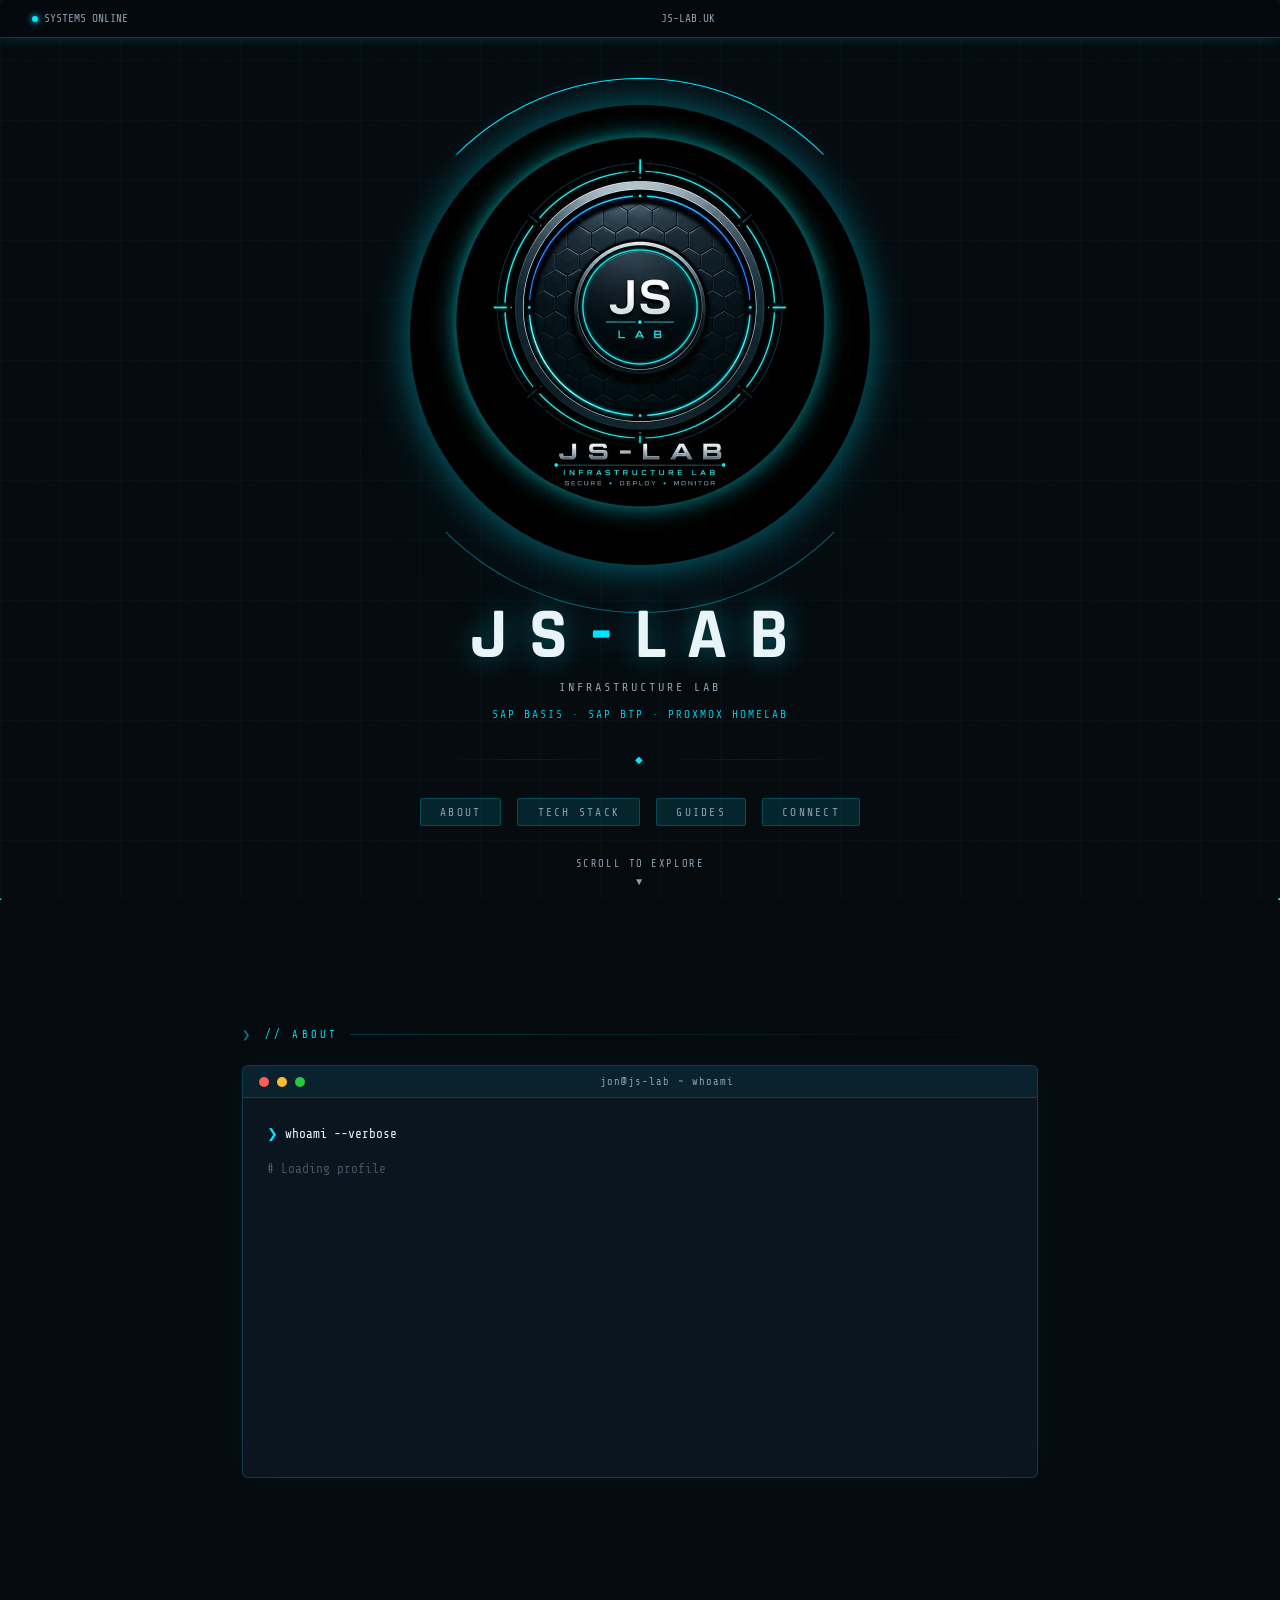
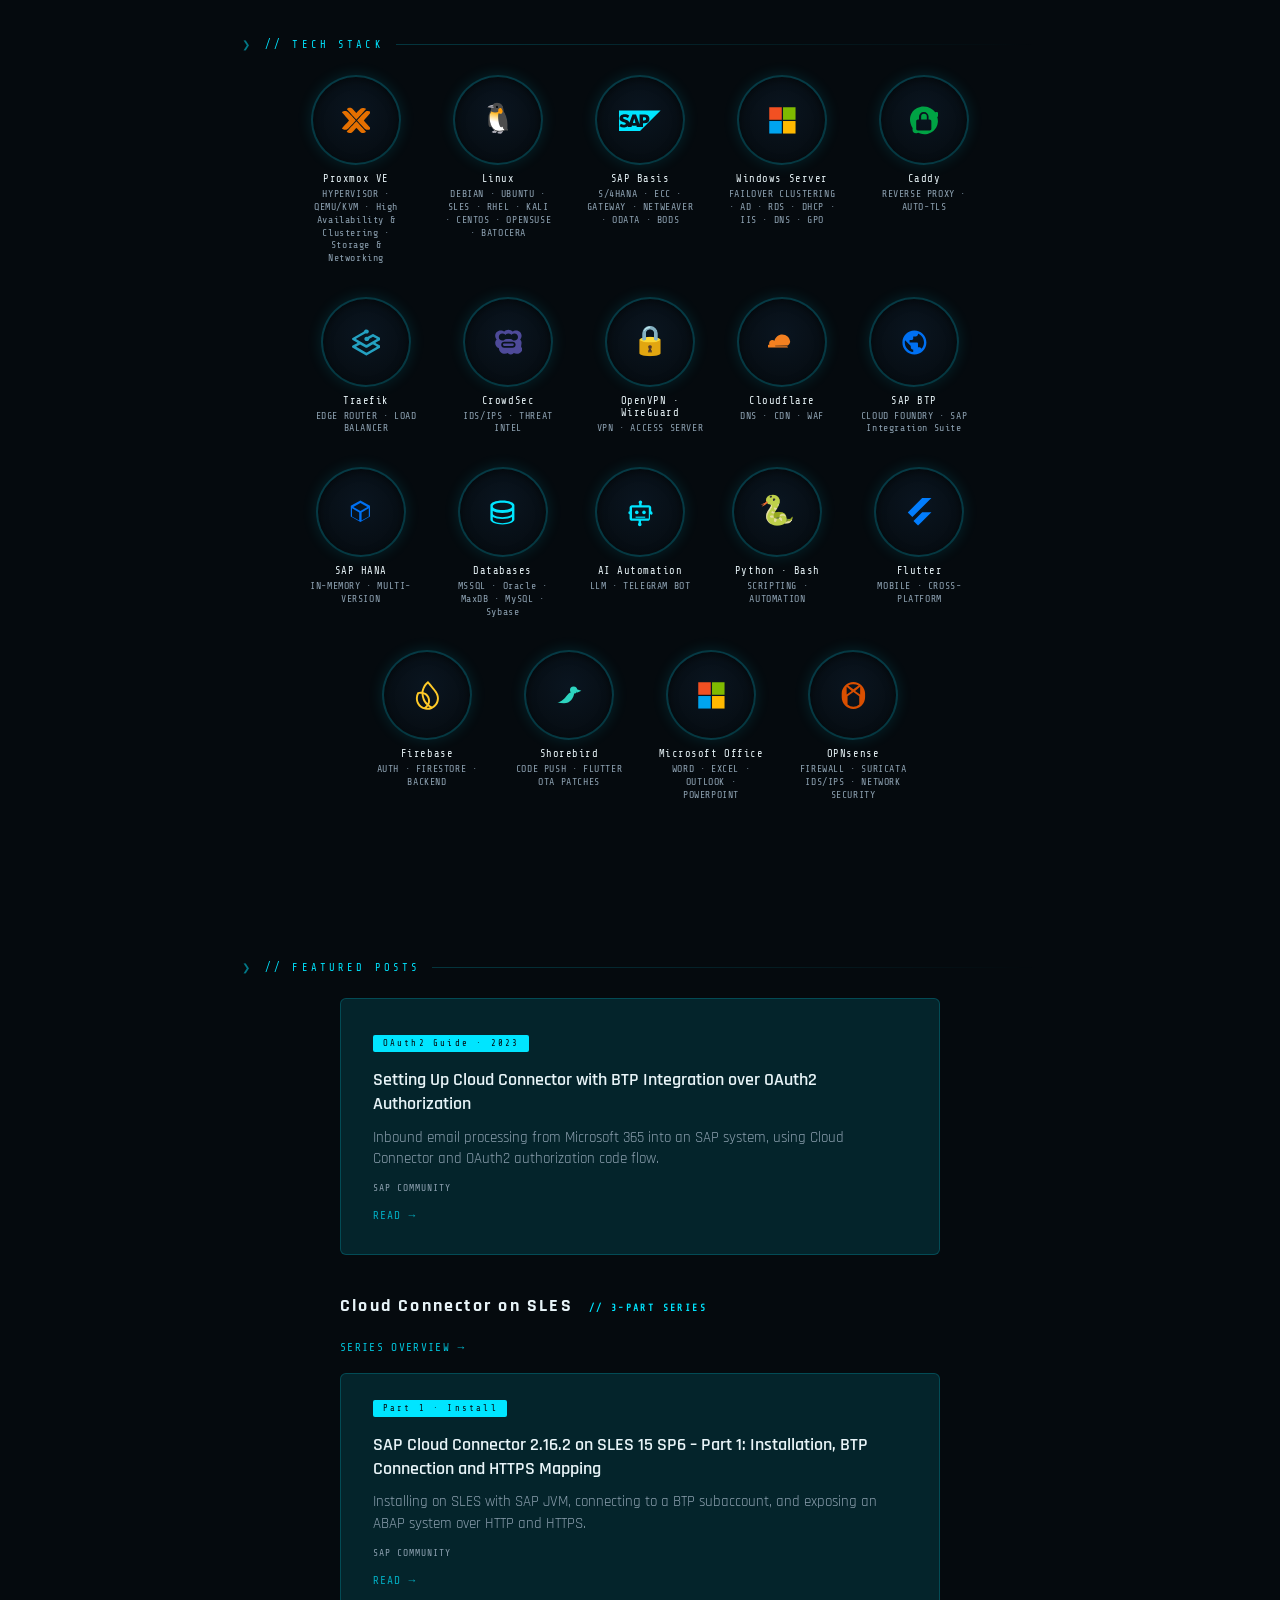
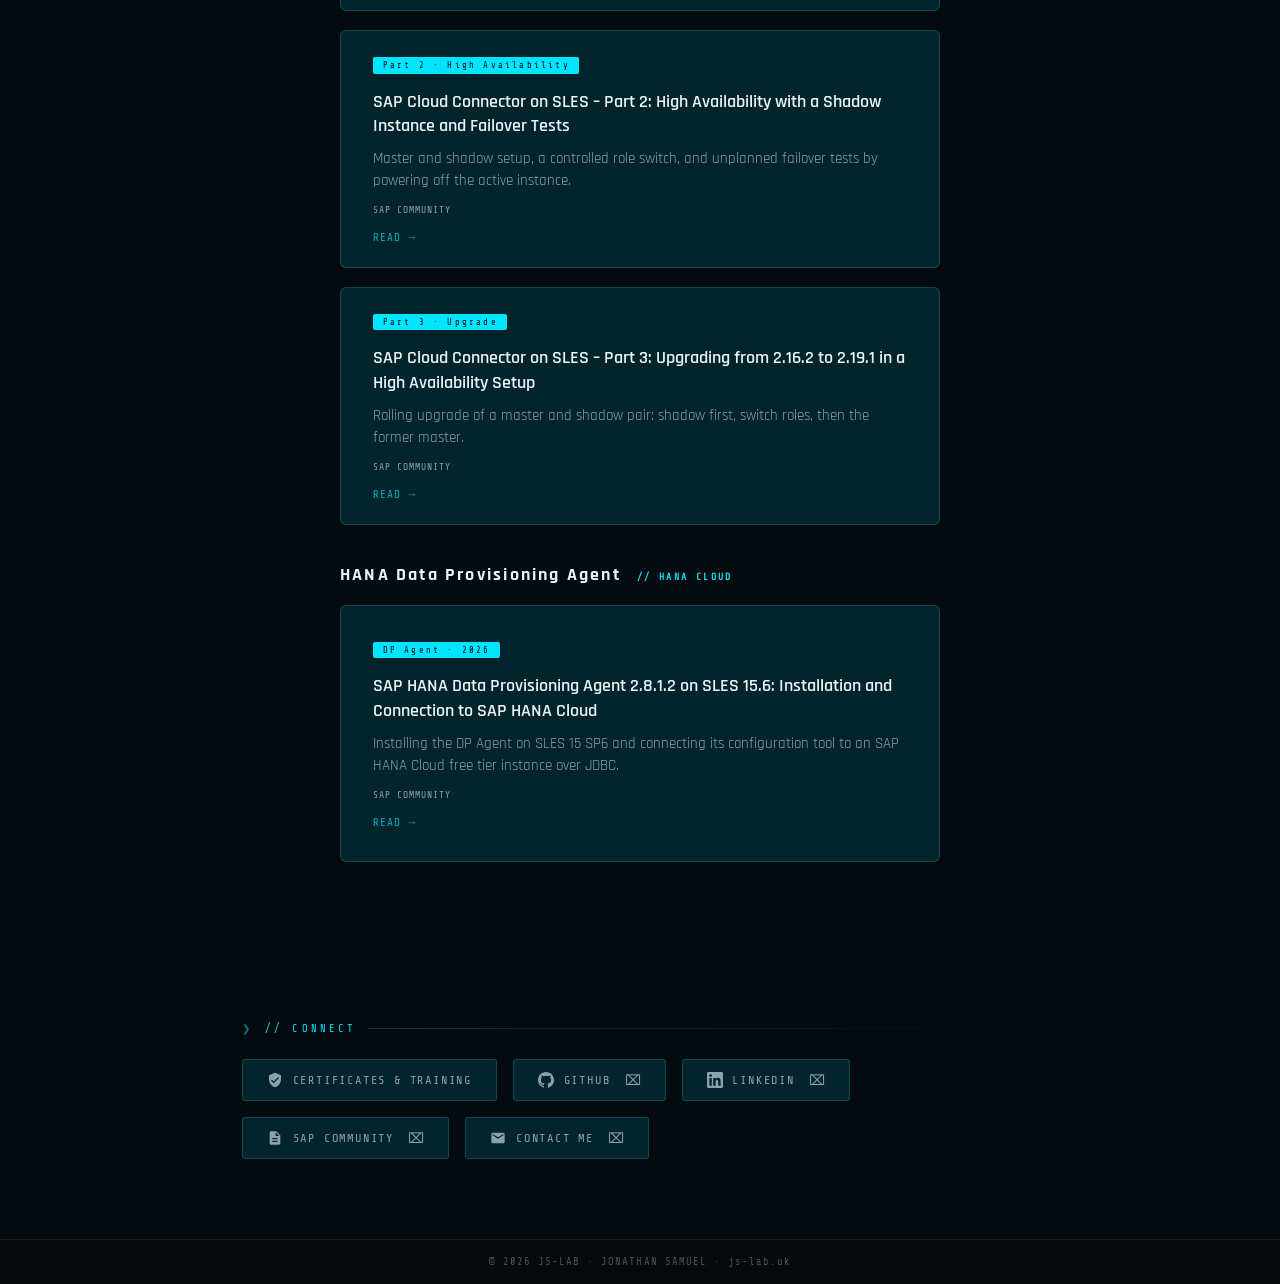
<file: index.html>
<!DOCTYPE html>
<html lang="en">
<head>
<meta charset="UTF-8" />
<meta name="viewport" content="width=device-width, initial-scale=1.0" />
<title>JS-LAB | SAP Basis, BTP &amp; Infrastructure Lab</title>
<link rel="icon" type="image/png" sizes="32x32" href="/icons/favicon-32-v3.png">
<link rel="icon" type="image/png" sizes="48x48" href="/icons/favicon-48-v3.png">
<link rel="icon" type="image/png" sizes="192x192" href="/icons/icon-192-v2.png">
<link rel="apple-touch-icon" href="/icons/apple-touch-icon-v2.png">
<link rel="manifest" href="/manifest.json">
<meta name="theme-color" content="#050a0e">
<meta name="description" content="SAP Basis and infrastructure lab by Jonathan Samuel: SAP BTP connectivity and Cloud Connector on SLES (installation, high availability, upgrade), Proxmox homelab and security hardening.">
<meta property="og:title" content="JS-LAB | SAP Basis, BTP &amp; Infrastructure Lab" />
<meta property="og:description" content="SAP Basis and infrastructure lab by Jonathan Samuel: SAP BTP connectivity and Cloud Connector on SLES (installation, high availability, upgrade), Proxmox homelab and security hardening." />
<meta property="og:image" content="https://js-lab.uk/og-home.jpg" />
<meta property="og:image:width" content="1200" />
<meta property="og:image:height" content="630" />
<meta property="og:url" content="https://js-lab.uk" />
<meta property="og:type" content="website" />
<meta name="twitter:card" content="summary_large_image" />
<meta name="twitter:title" content="JS-LAB | SAP Basis, BTP &amp; Infrastructure Lab" />
<meta name="twitter:description" content="SAP Basis and infrastructure lab by Jonathan Samuel: SAP BTP connectivity and Cloud Connector on SLES (installation, high availability, upgrade), Proxmox homelab and security hardening." />
<meta name="twitter:image" content="https://js-lab.uk/og-home.jpg" />
<meta name="author" content="Jonathan Samuel">
<link rel="canonical" href="https://js-lab.uk/">
<script type="application/ld+json">
{
  "@context": "https://schema.org",
  "@graph": [
    {
      "@type": "Person",
      "name": "Jonathan Samuel",
      "url": "https://js-lab.uk/",
      "jobTitle": "SAP Basis Administrator",
      "sameAs": [
        "https://github.com/jhonnie7"
      ]
    },
    {
      "@type": "TechArticle",
      "headline": "Setting Up Cloud Connector with BTP Integration over OAuth2 Authorization",
      "url": "https://community.sap.com/t5/technology-blog-posts-by-members/setting-up-cloud-connector-with-btp-integration-over-oauth2-authorization/ba-p/13560321",
      "author": {
        "@type": "Person",
        "name": "Jonathan Samuel"
      }
    },
    {
      "@type": "TechArticle",
      "headline": "SAP Cloud Connector 2.16.2 on SLES 15 SP6 - Part 1: Installation, BTP Connection and HTTPS Mapping",
      "url": "https://community.sap.com/t5/technology-blog-posts-by-members/sap-cloud-connector-2-16-2-on-sles-15-sp6-part-1-installation-btp/ba-p/14496774",
      "author": {
        "@type": "Person",
        "name": "Jonathan Samuel"
      }
    },
    {
      "@type": "TechArticle",
      "headline": "SAP Cloud Connector on SLES - Part 2: High Availability with a Shadow Instance and Failover Tests",
      "url": "https://community.sap.com/t5/technology-blog-posts-by-members/sap-cloud-connector-on-sles-part-2-high-availability-with-a-shadow-instance/ba-p/14499353",
      "author": {
        "@type": "Person",
        "name": "Jonathan Samuel"
      }
    },
    {
      "@type": "TechArticle",
      "headline": "SAP Cloud Connector on SLES - Part 3: Upgrading from 2.16.2 to 2.19.1 in a High Availability Setup",
      "url": "https://community.sap.com/t5/technology-blog-posts-by-members/sap-cloud-connector-on-sles-part-3-upgrading-from-2-16-2-to-2-19-1-in-a/ba-p/14500878",
      "author": {
        "@type": "Person",
        "name": "Jonathan Samuel"
      }
    },
    {
      "@type": "TechArticle",
      "headline": "SAP HANA Data Provisioning Agent 2.8.1.2 on SLES 15.6: Installation and Connection to SAP HANA Cloud",
      "url": "https://community.sap.com/t5/technology-blog-posts-by-members/sap-hana-data-provisioning-agent-2-8-1-2-on-sles-15-6-installation-and/ba-p/14506183",
      "author": {
        "@type": "Person",
        "name": "Jonathan Samuel"
      }
    }
  ]
}
</script>
<link rel="preconnect" href="https://fonts.googleapis.com" />
<link href="https://fonts.googleapis.com/css2?family=Share+Tech+Mono&family=Rajdhani:wght@300;400;600;700&display=swap" rel="stylesheet" />
<style>
*, *::before, *::after { box-sizing: border-box; margin: 0; padding: 0; }
:root {
  --cyan: #00e5ff;
  --cyan-dim: rgba(0, 229, 255, 0.12);
  --cyan-glow: rgba(0, 229, 255, 0.4);
  --cyan-border: rgba(0, 229, 255, 0.2);
  --dark: #050a0e;
  --dark2: #0a1520;
  --steel: #8ca0b0;
  --white: #e8f4f8;
  --green: #00ff88;
}
html { scroll-behavior: smooth; }
html, body { background: var(--dark); color: var(--white); font-family: 'Rajdhani', sans-serif; overflow-x: hidden; }
body::before { content: ''; position: fixed; inset: 0; background-image: linear-gradient(rgba(0,229,255,0.03) 1px, transparent 1px), linear-gradient(90deg, rgba(0,229,255,0.03) 1px, transparent 1px); background-size: 60px 60px; z-index: 0; animation: gridShift 20s linear infinite; pointer-events: none; }
@keyframes gridShift { 0% { background-position: 0 0; } 100% { background-position: 60px 60px; } }
body::after { content: ''; position: fixed; top: 50%; left: 50%; transform: translate(-50%, -60%); width: 600px; height: 600px; background: radial-gradient(circle, rgba(0,229,255,0.05) 0%, transparent 70%); z-index: 0; pointer-events: none; }
.status-bar { position: fixed; top: 0; left: 0; right: 0; display: flex; align-items: center; justify-content: space-between; padding: 0.75rem 2rem; border-bottom: 1px solid rgba(0,229,255,0.25); box-shadow: 0 1px 12px rgba(0,229,255,0.15), 0 0 30px rgba(0,229,255,0.05); background: rgba(5,10,14,0.92); -webkit-backdrop-filter: blur(12px); backdrop-filter: blur(12px); font-family: 'Share Tech Mono', monospace; font-size: 0.7rem; color: var(--steel); z-index: 100; }
.status-dot { width: 6px; height: 6px; border-radius: 50%; background: var(--cyan); box-shadow: 0 0 6px var(--cyan), 0 0 12px var(--cyan-glow); display: inline-block; margin-right: 0.4rem; animation: pulse 2s ease-in-out infinite; }
@keyframes pulse { 0%, 100% { opacity: 1; box-shadow: 0 0 6px var(--cyan), 0 0 12px var(--cyan-glow); } 50% { opacity: 0.6; box-shadow: 0 0 2px var(--cyan); } }
main { position: relative; z-index: 1; padding-top: 3rem; }
.hero { min-height: 100vh; display: flex; flex-direction: column; align-items: center; justify-content: center; padding: 2rem; gap: 2rem; }
.logo-wrap { position: relative; width: 460px; height: 460px; display: flex; align-items: center; justify-content: center; }
@keyframes floatY { 0%, 100% { transform: translateY(0); } 50% { transform: translateY(-12px); } }
.logo-wrap::before { content: ''; position: absolute; inset: -20px; border-radius: 50%; background: radial-gradient(circle, var(--cyan-glow) 0%, transparent 70%); animation: glowPulse 3s ease-in-out infinite; }
@keyframes glowPulse { 0%, 100% { opacity: 0.6; transform: scale(1); } 50% { opacity: 1; transform: scale(1.05); } }
.logo-wrap img { width: 100%; height: 100%; object-fit: cover; border-radius: 50%; filter: drop-shadow(0 0 20px var(--cyan-glow)); position: relative; z-index: 1; animation: floatY 6s ease-in-out infinite; }
.scan-ring { position: absolute; inset: -30px; border-radius: 50%; border: 1px solid transparent; border-top-color: var(--cyan); animation: spin 4s linear infinite; }
.scan-ring-2 { position: absolute; inset: -45px; border-radius: 50%; border: 1px solid transparent; border-bottom-color: rgba(0,229,255,0.4); animation: spin 7s linear infinite reverse; }
@keyframes spin { to { transform: rotate(360deg); } }
.title-block { text-align: center; animation: fadeUp 1s ease 0.3s both; }
@keyframes fadeUp { from { opacity: 0; transform: translateY(20px); } to { opacity: 1; transform: translateY(0); } }
.title-block h1 { font-size: clamp(2.5rem, 8vw, 4.5rem); font-weight: 700; letter-spacing: 0.3em; color: var(--white); text-shadow: 0 0 30px var(--cyan-glow); line-height: 1; }
.title-block h1 span { color: var(--cyan); }
.subtitle { font-family: 'Share Tech Mono', monospace; font-size: 0.75rem; letter-spacing: 0.25em; color: var(--steel); margin-top: 0.5rem; }
.divider { display: flex; align-items: center; gap: 1rem; width: 100%; max-width: 400px; }
.divider::before, .divider::after { content: ''; flex: 1; height: 1px; background: linear-gradient(90deg, transparent, var(--cyan-dim), transparent); }
.divider span { font-family: 'Share Tech Mono', monospace; font-size: 0.65rem; color: var(--cyan); letter-spacing: 0.2em; }
.pills { display: flex; gap: 1rem; flex-wrap: wrap; justify-content: center; animation: fadeUp 1s ease 0.7s both; }
.pill { padding: 0.4rem 1.2rem; border: 1px solid var(--cyan-border); border-radius: 2px; font-size: 0.7rem; letter-spacing: 0.2em; color: var(--steel); background: var(--cyan-dim); font-family: 'Share Tech Mono', monospace; transition: all 0.3s; }
.pill:hover { border-color: var(--cyan); color: var(--cyan); box-shadow: 0 0 12px var(--cyan-dim); }
a.pill { text-decoration: none; color: var(--steel); cursor: pointer; position: relative; overflow: hidden; }
a.pill:hover { border-color: var(--cyan); color: transparent; box-shadow: 0 0 12px var(--cyan-dim); transform: translateY(-2px); }
a.pill::after { content: attr(data-hover); position: absolute; inset: 0; display: flex; align-items: center; justify-content: center; color: var(--cyan); opacity: 0; transition: opacity 0.3s; }
a.pill:hover::after { opacity: 1; }
section[id] { scroll-margin-top: 4rem; }
#back-to-top { position: fixed; bottom: 2rem; right: 2rem; width: 40px; height: 40px; border: 1px solid var(--cyan-border); background: rgba(5,10,14,0.9); color: var(--cyan); font-size: 1rem; display: flex; align-items: center; justify-content: center; border-radius: 4px; text-decoration: none; z-index: 99; opacity: 0; pointer-events: none; transition: opacity 0.3s, transform 0.3s, border-color 0.3s, box-shadow 0.3s; backdrop-filter: blur(8px); }
#back-to-top.visible { opacity: 1; pointer-events: auto; }
#back-to-top:hover { border-color: var(--cyan); box-shadow: 0 0 15px var(--cyan-glow); transform: translateY(-3px); }
.scroll-hint { font-family: 'Share Tech Mono', monospace; font-size: 0.65rem; color: var(--steel); letter-spacing: 0.15em; display: flex; flex-direction: column; align-items: center; gap: 0.4rem; animation: fadeUp 1s ease 1.1s both; opacity: 0.6; }
.scroll-hint::after { content: '▼'; animation: bounce 2s ease-in-out infinite; display: block; }
@keyframes bounce { 0%, 100% { transform: translateY(0); } 50% { transform: translateY(5px); } }
section { position: relative; z-index: 1; padding: 5rem 2rem; max-width: 860px; margin: 0 auto; }
.section-label { font-family: 'Share Tech Mono', monospace; font-size: 0.65rem; color: var(--cyan); letter-spacing: 0.3em; margin-bottom: 1.5rem; display: flex; align-items: center; gap: 0.75rem; }
.section-label::before { content: '❯'; color: var(--cyan); opacity: 0.5; animation: blink 1.6s step-end infinite; }
.section-label::after { content: ''; flex: 1; height: 1px; background: linear-gradient(90deg, var(--cyan-border), transparent); }
.terminal { background: var(--dark2); border: 1px solid var(--cyan-border); border-radius: 6px; overflow: hidden; box-shadow: 0 0 40px rgba(0,229,255,0.05); }
.terminal-bar { background: rgba(0,229,255,0.06); padding: 0.6rem 1rem; display: flex; align-items: center; gap: 0.5rem; border-bottom: 1px solid var(--cyan-border); }
.t-dot { width: 10px; height: 10px; border-radius: 50%; }
.t-dot.r { background: #ff5f57; } .t-dot.y { background: #febc2e; } .t-dot.g { background: #28c840; }
.terminal-title { font-family: 'Share Tech Mono', monospace; font-size: 0.65rem; color: var(--steel); margin-left: auto; margin-right: auto; letter-spacing: 0.1em; }
.terminal-body { padding: 1.5rem; font-family: 'Share Tech Mono', monospace; font-size: 0.8rem; line-height: 1.9; min-height: 280px; }
.t-line { display: block; }
.t-prompt { color: var(--cyan); }
.t-cmd { color: var(--white); }
.t-out { color: var(--steel); padding-left: 1.2rem; display: block; }
.t-key { color: var(--cyan); }
.t-val { color: var(--green); }
.t-comment { color: rgba(140,160,176,0.45); }
@keyframes loadingDots {
  0%, 20% { content: '.'; }
  40% { content: '..'; }
  60%, 100% { content: '...'; }
}
.t-comment.loading::after {
  content: '';
  animation: loadingDots 0.4s steps(1) infinite;
  font-size: 1.3rem;
  font-weight: 700;
  color: var(--cyan);
  opacity: 0.6;
  text-shadow: 0 0 6px var(--cyan-glow);
  letter-spacing: 2px;
}
.t-cursor { display: inline-block; width: 8px; height: 14px; background: var(--cyan); vertical-align: text-bottom; margin-left: 2px; opacity: 0; }
.t-cursor.blinking { opacity: 1; animation: blink 1.1s step-end infinite; }
.pulse-live { animation: glowPulse 2s ease-in-out infinite; display: inline-block; }
@keyframes blink { 0%, 100% { opacity: 1; } 50% { opacity: 0; } }

.stack-grid { display: flex; flex-wrap: wrap; justify-content: center; gap: 2rem; }
.stack-card { display: flex; flex-direction: column; align-items: center; gap: 0.5rem; cursor: pointer; transition: all 0.3s; text-decoration: none; color: inherit; }
.stack-card:hover { transform: translateY(-4px); }
.stack-card:hover .stack-ring { border-color: var(--cyan); box-shadow: 0 0 25px var(--cyan-glow), inset 0 0 15px rgba(0,229,255,0.05); }
.stack-card:hover .stack-icon { transform: scale(1.15); }
.stack-ring { position: relative; width: 90px; height: 90px; border-radius: 50%; border: 2px solid var(--cyan-border); background: radial-gradient(circle at 50% 40%, var(--dark2) 0%, var(--dark) 100%); display: flex; align-items: center; justify-content: center; box-shadow: inset 0 2px 8px rgba(0,0,0,0.5), 0 0 15px var(--cyan-dim); transition: all 0.3s; }
.stack-icon { font-size: 1.8rem; line-height: 1; flex-shrink: 0; transition: transform 0.3s; position: relative; z-index: 1; }
.stack-icon svg { width: 1.8rem; height: 1.8rem; display: block; }
.stack-info { text-align: center; max-width: 110px; }
.stack-name { font-family: 'Share Tech Mono', monospace; font-size: 0.65rem; color: var(--white); letter-spacing: 0.05em; }
.stack-cat { font-family: 'Share Tech Mono', monospace; font-size: 0.5rem; color: var(--steel); letter-spacing: 0.06em; margin-top: 0.15rem; line-height: 1.3; }
.featured-post { display: flex; justify-content: center; }
.featured-post-card { display: block; width: 100%; max-width: 600px; padding: 2rem; border: 1px solid var(--cyan-border); background: var(--cyan-dim); border-radius: 6px; text-decoration: none; transition: all 0.3s; position: relative; }
.featured-post-card:hover { border-color: var(--cyan); box-shadow: 0 0 25px var(--cyan-glow); transform: translateY(-3px); }
.featured-badge { display: inline-block; font-family: 'Share Tech Mono', monospace; font-size: 0.55rem; letter-spacing: 0.25em; color: var(--dark); background: var(--cyan); padding: 0.2rem 0.6rem; border-radius: 2px; margin-bottom: 1rem; }
.featured-title { font-family: 'Rajdhani', sans-serif; font-size: 1.1rem; font-weight: 600; color: var(--white); line-height: 1.4; margin-bottom: 0.75rem; }
.featured-meta { font-family: 'Share Tech Mono', monospace; font-size: 0.6rem; color: var(--steel); letter-spacing: 0.1em; margin-bottom: 1rem; }
.featured-arrow { font-family: 'Share Tech Mono', monospace; font-size: 0.7rem; color: var(--cyan); letter-spacing: 0.1em; opacity: 0.7; transition: opacity 0.3s; }
.featured-post-card:hover .featured-arrow { opacity: 1; }
.contact-row { display: flex; gap: 1rem; flex-wrap: wrap; }
.contact-btn { display: inline-flex; align-items: center; gap: 0.6rem; padding: 0.75rem 1.5rem; border: 1px solid var(--cyan-border); background: var(--cyan-dim); color: var(--steel); font-family: 'Share Tech Mono', monospace; font-size: 0.75rem; letter-spacing: 0.15em; text-decoration: none; border-radius: 3px; transition: all 0.25s; position: relative; overflow: hidden; }
.contact-btn::before { content: ''; position: absolute; left: -100%; top: 0; width: 100%; height: 100%; background: linear-gradient(90deg, transparent, rgba(0,229,255,0.08), transparent); transition: left 0.4s; }
.contact-btn:hover::before { left: 100%; }
.contact-btn:hover { border-color: var(--cyan); color: var(--cyan); box-shadow: 0 0 20px rgba(0,229,255,0.1); }
.contact-btn svg { width: 16px; height: 16px; fill: currentColor; flex-shrink: 0; }
.copy-btn { background: none; border: none; color: var(--steel); cursor: pointer; font-size: 0.9rem; padding: 0 0 0 0.3rem; line-height: 1; transition: color 0.2s, transform 0.2s; }
.copy-btn:hover { color: var(--cyan); transform: scale(1.15); }
.copy-btn.copied { color: var(--green); }
/* === EASTER EGG OVERLAY === */
#egg-overlay { position: fixed; inset: 0; z-index: 999; background: rgba(5,10,14,0.95); display: flex; align-items: center; justify-content: center; opacity: 0; pointer-events: none; transition: opacity 0.3s; font-family: 'Share Tech Mono', monospace; }
#egg-overlay.show { opacity: 1; }
#egg-overlay .egg-text { color: var(--green); font-size: 1.4rem; letter-spacing: 0.2em; text-shadow: 0 0 20px var(--green-glow, rgba(0,255,136,0.5)); }

footer { position: relative; z-index: 1; display: flex; align-items: center; justify-content: center; padding: 1rem; border-top: 1px solid rgba(0,229,255,0.1); background: rgba(5,10,14,0.8); backdrop-filter: blur(10px); font-family: 'Share Tech Mono', monospace; font-size: 0.65rem; color: rgba(140,160,176,0.5); letter-spacing: 0.1em; }
@media (max-width: 480px) { .logo-wrap { width: 200px; height: 200px; } .status-bar { font-size: 0.6rem; padding: 0.6rem 1rem; } .stack-grid { display: flex; flex-wrap: wrap; justify-content: center; gap: 1.8rem 0.5rem; } .stack-card { width: calc(100% / 3 - 0.5rem); } .stack-ring { width: 70px; height: 70px; } .stack-icon { font-size: 1.4rem; } .stack-icon svg { width: 1.4rem; height: 1.4rem; } .stack-info { max-width: 100%; } .stack-cat { font-size: 0.42rem; } .contact-row { flex-direction: column; } }

/* === PARTICLES === */
#particles { position: fixed; inset: 0; z-index: 0; pointer-events: none; }
/* === CUSTOM SCROLLBAR === */
::-webkit-scrollbar { width: 8px; }
::-webkit-scrollbar-track { background: var(--dark); }
::-webkit-scrollbar-thumb { background: var(--cyan-border); border-radius: 4px; }
::-webkit-scrollbar-thumb:hover { background: var(--cyan); }
/* === HERO GLITCH ON HOVER === */
@keyframes glitchShift {
  0%, 100% { transform: translate(0,0); text-shadow: 0 0 30px var(--cyan-glow); }
  20% { transform: translate(-2px,1px); text-shadow: -2px 0 var(--cyan), 2px 0 rgba(255,0,80,0.6), 0 0 30px var(--cyan-glow); }
  40% { transform: translate(2px,-1px); text-shadow: 2px 0 var(--cyan), -2px 0 rgba(255,0,80,0.6), 0 0 30px var(--cyan-glow); }
  60% { transform: translate(-1px,0); text-shadow: -1px 0 var(--cyan), 1px 0 rgba(255,0,80,0.6), 0 0 30px var(--cyan-glow); }
  80% { transform: translate(1px,1px); text-shadow: 0 0 30px var(--cyan-glow); }
}
.title-block h1:hover { animation: glitchShift 0.35s steps(2, end) 1; }
/* === GRAIN OVERLAY === */
body::before {
  content: '';
  position: fixed;
  inset: 0;
  z-index: 2;
  pointer-events: none;
  opacity: 0.035;
  mix-blend-mode: overlay;
  background-image: url("data:image/svg+xml,%3Csvg xmlns='http://www.w3.org/2000/svg' width='100' height='100'%3E%3Cfilter id='n'%3E%3CfeTurbulence type='fractalNoise' baseFrequency='0.9' numOctaves='2' stitchTiles='stitch'/%3E%3C/filter%3E%3Crect width='100%25' height='100%25' filter='url(%23n)'/%3E%3C/svg%3E");
}

/* === SCROLL REVEAL === */
.reveal { opacity: 0; transform: translateY(30px); transition: opacity 0.8s cubic-bezier(0.4, 0, 0.2, 1), transform 0.8s cubic-bezier(0.4, 0, 0.2, 1); }
.reveal.visible { opacity: 1; transform: translateY(0); }
#scroll-progress { position: fixed; top: 0; left: 0; height: 3px; background: linear-gradient(90deg, var(--cyan), var(--green)); width: 0%; z-index: 200; box-shadow: 0 0 8px var(--cyan), 0 0 16px var(--cyan-glow); }


/* === TERMINAL TYPING === */
.terminal-body .t-line { opacity: 0; }
.terminal-body.typing .t-line { opacity: 1; }
@keyframes typeReveal { from { opacity: 0; } to { opacity: 1; } }

/* === FEATURED POSTS REFRESH === */
.featured-post-card h3.featured-title { margin-bottom: 0.6rem; }
.featured-desc { font-family: 'Rajdhani', sans-serif; font-size: 0.95rem; line-height: 1.4; color: var(--steel); margin-bottom: 0.9rem; }
.featured-post-card.compact { padding: 1.4rem 2rem; }
.series-title { width: 100%; max-width: 600px; margin: 1.2rem auto 0; font-family: 'Rajdhani', sans-serif; font-size: 1.15rem; font-weight: 700; letter-spacing: 0.12em; color: var(--white); text-align: left; }
.series-title span { font-family: 'Share Tech Mono', monospace; font-size: 0.6rem; letter-spacing: 0.25em; color: var(--cyan); margin-left: 0.6rem; }
@media (max-width: 480px) {
  .featured-post-card, .featured-post-card.compact { padding: 1.1rem; }
  .featured-title { font-size: 1rem; margin-bottom: 0.4rem; }
  .featured-desc { font-size: 0.88rem; margin-bottom: 0.6rem; }
  .featured-badge { margin-bottom: 0.7rem; }
  .featured-meta { margin-bottom: 0.5rem; }
  #back-to-top { width: 34px; height: 34px; bottom: 1rem; right: 0.6rem; opacity: 0; }
  #back-to-top.visible { opacity: 0.75; }
}

/* === PILLS: show real destination, no hover text swap === */
a.pill::after { content: none; }
a.pill:hover { color: var(--cyan); }

/* === HOME REFRESH === */
.tagline { font-family: 'Share Tech Mono', monospace; font-size: 0.7rem; letter-spacing: 0.18em; color: var(--cyan); margin-top: 0.9rem; opacity: 0.85; }
.series-link { display: block; width: 100%; max-width: 600px; margin: 0.3rem auto 0; font-family: 'Share Tech Mono', monospace; font-size: 0.7rem; letter-spacing: 0.12em; color: var(--cyan); text-decoration: none; opacity: 0.85; }
.series-link:hover { opacity: 1; text-decoration: underline; }
.stack-cat { font-size: 0.62rem; }
@media (max-width: 480px) { .stack-cat { font-size: 0.58rem; } .tagline { font-size: 0.6rem; letter-spacing: 0.1em; } }
html::before { content: ''; position: fixed; inset: 0; background-image: linear-gradient(rgba(0,229,255,0.03) 1px, transparent 1px), linear-gradient(90deg, rgba(0,229,255,0.03) 1px, transparent 1px); background-size: 60px 60px; z-index: 0; animation: gridShift 20s linear infinite; pointer-events: none; }
body::before { background-size: auto; animation: none; }
@media (prefers-reduced-motion: reduce) {
  *, *::before, *::after { animation: none !important; transition: none !important; scroll-behavior: auto !important; }
  .reveal { opacity: 1; transform: none; }
  .terminal-body .t-line { opacity: 1; }
}

/* === PILLS MOBILE GRID === */
@media (max-width: 480px) {
  .pills { display: grid; grid-template-columns: 1fr 1fr; gap: 0.8rem; width: 100%; max-width: 320px; }
  .pill { text-align: center; padding: 0.55rem 0.4rem; letter-spacing: 0.15em; }
}
</style>



</head>
<body>
<div id="scroll-progress"></div>
<div id="egg-overlay"><div class="egg-text">&gt; ACCESS GRANTED_</div></div>
<canvas id="particles"></canvas>
<div class="status-bar">
  <div><span class="status-dot"></span>SYSTEMS ONLINE</div>
  <div>JS-LAB.UK</div>
  <div></div>
</div>
<main>
  <section class="hero">
    <div class="logo-wrap">
      <div class="scan-ring"></div>
      <div class="scan-ring-2"></div>
      <picture><source srcset="js-lab-logo-round.webp" type="image/webp"><img src="js-lab-logo-round.png" alt="JS-LAB Logo" width="460" height="460" fetchpriority="high" decoding="async" /></picture>
    </div>
    <div class="title-block">
      <h1>JS<span>-</span>LAB</h1>
      <p class="subtitle">INFRASTRUCTURE LAB</p>
      <p class="tagline">SAP BASIS · SAP BTP · PROXMOX HOMELAB</p>
    </div>
    <div class="divider"><span>◆</span></div>
    <div class="pills">
      <a href="#about" class="pill">ABOUT</a>
      <a href="#tech-stack" class="pill">TECH STACK</a>
      <a href="#guides" class="pill">GUIDES</a>
      <a href="#connect" class="pill">CONNECT</a>
    </div>
    <div class="scroll-hint">SCROLL TO EXPLORE</div>
  </section>
  <section id="about" class="reveal">
    <div class="section-label">// ABOUT</div>
    <div class="terminal">
      <div class="terminal-bar">
        <div class="t-dot r"></div><div class="t-dot y"></div><div class="t-dot g"></div>
        <div class="terminal-title">jon@js-lab ~ whoami</div>
      </div>
      <div class="terminal-body">
        <span class="t-line"><span class="t-prompt">❯ </span><span class="t-cmd">whoami --verbose</span></span>
        <span class="t-line t-comment loading"># Loading profile</span>
        <span class="t-line"><span class="t-out"><span class="t-key">name</span>        : <span class="t-val">Jonathan Samuel</span></span></span>
        <span class="t-line"><span class="t-out"><span class="t-key">role</span>        : <span class="t-val">SAP Basis &amp; IT Infrastructure Consultant</span></span></span>
        <span class="t-line"><span class="t-out"><span class="t-key">certified</span>   : <span class="t-val">SAP · Microsoft · Udemy</span></span></span>
        <span class="t-line"><span class="t-out"><span class="t-key">focus</span>   : <span class="t-val">Infrastructure · Security · Automation</span></span></span>
        <span class="t-line"><span class="t-out"><span class="t-key">platforms</span>   : <span class="t-val">SAP NetWeaver · BTP · HANA · Windows Server · Linux</span></span></span>
        <span class="t-line"><span class="t-out"><span class="t-key">specialty</span>   : <span class="t-val">SAP Basis · Oracle · SQL Server · Security Hardening</span></span></span>
        <span class="t-line"><span class="t-out"><span class="t-key">homelab</span>   : <span class="t-val">Proxmox · OPNsense · Traefik · CrowdSec</span></span></span>
        <span class="t-line"><span class="t-out"><span class="t-key">writes</span>   : <span class="t-val">SAP Community guides</span></span></span>
        <span class="t-line"><span class="t-out"><span class="t-key">currently</span>   : <span class="t-val">Cloud Connector · HANA Cloud · AI + SAP</span></span></span>
        <span class="t-line"><span class="t-out"><span class="t-key">status</span>      : <span class="t-val pulse-live" style="color:var(--green)">ONLINE ●</span></span></span>
        <span class="t-line"><span class="t-prompt">❯ </span><span class="t-cursor"></span></span>
      </div>
    </div>
  </section>
  <section id="tech-stack" class="reveal">
    <div class="section-label">// TECH STACK</div>
    <div class="stack-grid">
      <a class="stack-card" href="https://www.proxmox.com/" target="_blank" rel="noopener"><div class="stack-ring"><div class="stack-icon" style="color:#E57000"><svg viewBox="0 0 24 24" fill="currentColor"><path d="M4.928 1.825c-1.09.553-1.09.64-.07 1.78 5.655 6.295 7.004 7.782 7.107 7.782.139.017 7.971-8.542 8.058-8.801.034-.07-.208-.312-.519-.536-.415-.312-.864-.433-1.712-.467-1.59-.104-2.144.242-4.115 2.455-.899 1.003-1.66 1.833-1.66 1.833-.017 0-.76-.813-1.642-1.798S8.473 2.1 8.127 1.91c-.796-.45-2.421-.484-3.2-.086zM1.297 4.367C.45 4.695 0 5.007 0 5.248c0 .121 1.331 1.678 2.94 3.459 1.625 1.78 2.939 3.268 2.939 3.302 0 .035-1.331 1.522-2.94 3.303C1.314 17.11.017 18.683.035 18.822c.086.467 1.504 1.055 2.541 1.055 1.678-.018 2.058-.312 5.603-4.202 1.78-1.954 3.233-3.614 3.233-3.666 0-.069-1.435-1.694-3.199-3.63-2.3-2.508-3.423-3.632-3.96-3.874-.812-.398-2.126-.467-2.956-.138zm18.467.12c-.502.26-1.764 1.505-3.943 3.891-1.763 1.937-3.199 3.562-3.199 3.631 0 .07 1.453 1.712 3.234 3.666 3.544 3.89 3.925 4.184 5.602 4.202 1.038 0 2.455-.588 2.542-1.055.017-.156-1.28-1.712-2.905-3.493-1.608-1.78-2.94-3.285-2.94-3.32 0-.034 1.332-1.539 2.94-3.32C22.72 6.91 24.017 5.352 24 5.214c-.087-.45-1.366-.968-2.473-1.038-.795-.034-1.21.035-1.763.312zM7.954 16.973c-2.144 2.369-3.908 4.374-3.943 4.46-.034.07.208.312.52.537.414.311.864.432 1.711.467 1.574.103 2.161-.26 4.15-2.508.864-.968 1.608-1.78 1.625-1.78s.761.812 1.643 1.798c2.023 2.248 2.559 2.576 4.132 2.49.848-.035 1.297-.156 1.712-.467.311-.225.553-.467.519-.536-.087-.26-7.92-8.819-8.058-8.801-.069 0-1.867 1.954-4.011 4.34z"/></svg></div></div><div class="stack-info"><div class="stack-name">Proxmox VE</div><div class="stack-cat">HYPERVISOR · QEMU/KVM · High Availability & Clustering · Storage & Networking</div></div></a>
      <a class="stack-card" href="https://www.linux.org/" target="_blank" rel="noopener"><div class="stack-ring"><div class="stack-icon">🐧</div></div><div class="stack-info"><div class="stack-name">Linux</div><div class="stack-cat">DEBIAN · UBUNTU · SLES · RHEL · KALI · CENTOS · OPENSUSE · BATOCERA</div></div></a>
      <a class="stack-card" href="https://support.sap.com/en/index.html" target="_blank" rel="noopener"><div class="stack-ring"><div class="stack-icon" style="color:var(--cyan)"><svg viewBox="0 0 24 24" fill="currentColor" style="width:2.6rem;height:2.6rem;overflow:visible"><path d="M0 6.064v11.872h12.13L24 6.064zm3.264 2.208h.005c.863.001 1.915.245 2.676.633l-.82 1.43c-.835-.404-1.255-.442-1.73-.467-.708-.038-1.064.215-1.069.488-.007.332.669.633 1.305.838.964.306 2.19.715 2.377 1.9L7.77 8.437h2.046l2.064 5.576-.007-5.575h2.37c2.257 0 3.318.764 3.318 2.519 0 1.575-1.09 2.514-2.936 2.514h-.763l-.01 2.094-3.588-.003-.25-.908c-.37.122-.787.189-1.23.189-.456 0-.885-.071-1.263-.2l-.358.919-2 .006.09-.462c-.029.025-.057.05-.087.074-.535.43-1.208.629-2.037.644l-.213.002a5.075 5.075 0 0 1-2.581-.675l.73-1.448c.79.467 1.286.572 1.956.558.347-.007.598-.07.761-.239a.557.557 0 0 0 .156-.369c.007-.376-.53-.553-1.185-.756-.531-.164-1.135-.389-1.606-.735-.559-.41-.825-.924-.812-1.65a1.99 1.99 0 0 1 .566-1.377c.519-.537 1.357-.863 2.363-.863zm10.597 1.67v1.904h.521c.694 0 1.247-.23 1.248-.964 0-.709-.554-.94-1.248-.94zm-5.087.767l-.748 2.362c.223.085.481.133.757.133.268 0 .52-.047.742-.126l-.736-2.37z"/></svg></div></div><div class="stack-info"><div class="stack-name">SAP Basis</div><div class="stack-cat">S/4HANA · ECC · GATEWAY · NETWEAVER · ODATA · BODS</div></div></a>
      <a class="stack-card" href="https://www.microsoft.com/en-us/windows-server" target="_blank" rel="noopener"><div class="stack-ring"><div class="stack-icon"><svg viewBox="0 0 23 23" width="1.8rem" height="1.8rem"><rect x="1" y="1" width="10" height="10" fill="#F25022"/><rect x="12" y="1" width="10" height="10" fill="#7FBA00"/><rect x="1" y="12" width="10" height="10" fill="#00A4EF"/><rect x="12" y="12" width="10" height="10" fill="#FFB900"/></svg></div></div><div class="stack-info"><div class="stack-name">Windows Server</div><div class="stack-cat">FAILOVER CLUSTERING · AD · RDS · DHCP · IIS · DNS · GPO</div></div></a>
      <a class="stack-card" href="https://caddyserver.com/" target="_blank" rel="noopener"><div class="stack-ring"><div class="stack-icon" style="color:#00A344"><svg viewBox="0 0 24 24" fill="currentColor"><path d="M11.094.47c-.842 0-1.696.092-2.552.288a11.37 11.37 0 0 0-4.87 2.423 10.632 10.632 0 0 0-2.36 2.826A10.132 10.132 0 0 0 .305 8.582c-.398 1.62-.4 3.336-.043 5.048.085.405.183.809.31 1.212a11.85 11.85 0 0 0 1.662 3.729 3.273 3.273 0 0 0-.086.427 3.323 3.323 0 0 0 2.848 3.71 3.279 3.279 0 0 0 1.947-.346c1.045.51 2.17.864 3.339 1.04a11.66 11.66 0 0 0 4.285-.155 11.566 11.566 0 0 0 4.936-2.485 10.643 10.643 0 0 0 2.352-2.894 11.164 11.164 0 0 0 1.356-4.424 11.214 11.214 0 0 0-.498-4.335c.175-.077.338-.175.486-.293a.444.444 0 0 0 .001 0c.402-.322.693-.794.777-1.342a2.146 2.146 0 0 0-1.79-2.434 2.115 2.115 0 0 0-1.205.171c-.038-.043-.078-.086-.113-.13a11.693 11.693 0 0 0-3.476-2.93 13.348 13.348 0 0 0-1.76-.81 13.55 13.55 0 0 0-2.06-.613A12.121 12.121 0 0 0 11.093.47zm.561 4.584a3.838 3.838 0 0 1 3.82 3.82v2.36h.94c.751 0 1.377.625 1.377 1.377v6.43c0 .751-.626 1.377-1.377 1.377h-9.86c-.751 0-1.377-.625-1.377-1.377v-6.43c0-.751.625-1.377 1.377-1.377h.94v-2.36a3.838 3.838 0 0 1 3.82-3.82zm0 1.46a2.371 2.371 0 0 0-2.36 2.36v2.36h4.72v-2.36a2.372 2.372 0 0 0-2.36-2.36z"/></svg></div></div><div class="stack-info"><div class="stack-name">Caddy</div><div class="stack-cat">REVERSE PROXY · AUTO-TLS</div></div></a>
      <a class="stack-card" href="https://traefik.io/traefik/" target="_blank" rel="noopener"><div class="stack-ring"><div class="stack-icon" style="color:#24A1C1"><svg viewBox="0 0 24 24" fill="currentColor"><path d="M12 1.19c1.088 0 2.056.768 2.056 1.714 0 .947-.921 1.715-2.056 1.715-.13 0-.3-.022-.509-.064a.685.685 0 0 0-.475.076l-7.37 4.195a.344.344 0 0 0 .001.597l7.99 4.49c.208.116.461.116.669 0l8.034-4.468a.343.343 0 0 0 .003-.598l-2.507-1.424a.683.683 0 0 0-.67-.003l-2.647 1.468a.234.234 0 0 0-.119.18l-.001.025c0 .946-.921 1.714-2.056 1.714s-2.056-.768-2.056-1.714c0-.947.921-1.715 2.056-1.715.042 0 .09.002.145.007l.087.008.096.013a.685.685 0 0 0 .425-.08l3.913-2.173c.3-.166.662-.171.965-.017l.04.023 5.465 3.104c.686.39.693 1.368.03 1.773l-.037.021-3.656 2.033a.343.343 0 0 0 .007.604l3.62 1.906c.72.378.736 1.402.03 1.804l-10.995 6.272a1.03 1.03 0 0 1-1.019 0L.526 16.43a1.03 1.03 0 0 1 .034-1.806l3.66-1.911a.343.343 0 0 0 .01-.603L.524 10.029a1.03 1.03 0 0 1-.041-1.77l.036-.021L9.618 3.06a.688.688 0 0 0 .308-.369l.011-.036c.32-.952 1.046-1.466 2.063-1.466zm5.076 12.63-4.492 2.586-.041.022c-.306.158-.671.152-.973-.018l-4.478-2.527a.682.682 0 0 0-.65-.01L3.86 15.224a.343.343 0 0 0-.012.602l7.887 4.515c.21.12.467.121.677 0l7.956-4.547a.343.343 0 0 0-.01-.602l-2.623-1.384a.683.683 0 0 0-.659.012z"/></svg></div></div><div class="stack-info"><div class="stack-name">Traefik</div><div class="stack-cat">EDGE ROUTER · LOAD BALANCER</div></div></a>
      <a class="stack-card" href="https://www.crowdsec.net/" target="_blank" rel="noopener"><div class="stack-ring"><div class="stack-icon" style="color:#4E4A99"><svg viewBox="0 0 24 24" fill="currentColor"><path d="M12 1.5c-1.4 0-2.6.6-3.4 1.5C7.8 2.3 6.7 2 5.5 2 3 2 1 4 1 6.5c0 1.2.5 2.3 1.2 3.1C1.5 10.3 1 11.4 1 12.5c0 2 1.3 3.7 3.1 4.3.1 2.7 2.3 4.7 5 4.7.9 0 1.7-.2 2.4-.6.5.7 1.3 1.1 2.2 1.1h.6c.9 0 1.7-.4 2.2-1.1.7.4 1.5.6 2.4.6 2.7 0 4.9-2.1 5-4.7C21.7 16.2 23 14.5 23 12.5c0-1.1-.5-2.2-1.2-2.9.7-.8 1.2-1.9 1.2-3.1C23 4 21 2 18.5 2c-1.2 0-2.3.3-3.1 1-.8-.9-2-1.5-3.4-1.5zm0 3c.8 0 1.5.3 2 .8l.5.5.5-.5c.5-.5 1.2-.8 2-.8 1.7 0 3 1.3 3 3s-1.3 3-3 3h-1l-.5-.5c-.5-.5-1.2-.8-2-.8h-3c-.8 0-1.5.3-2 .8l-.5.5h-1c-1.7 0-3-1.3-3-3s1.3-3 3-3c.8 0 1.5.3 2 .8l.5.5.5-.5c.5-.5 1.2-.8 2-.8zm-3.5 7h7c1.4 0 2.5 1.1 2.5 2.5S16.9 16.5 15.5 16.5h-7C7.1 16.5 6 15.4 6 14s1.1-2.5 2.5-2.5zm0 1.5c-.6 0-1 .4-1 1s.4 1 1 1h7c.6 0 1-.4 1-1s-.4-1-1-1h-7z"/></svg></div></div><div class="stack-info"><div class="stack-name">CrowdSec</div><div class="stack-cat">IDS/IPS · THREAT INTEL</div></div></a>
      <a class="stack-card" href="https://www.wireguard.com/" target="_blank" rel="noopener"><div class="stack-ring"><div class="stack-icon">🔒</div></div><div class="stack-info"><div class="stack-name">OpenVPN · WireGuard</div><div class="stack-cat">VPN · ACCESS SERVER</div></div></a>
      <a class="stack-card" href="https://www.cloudflare.com/" target="_blank" rel="noopener"><div class="stack-ring"><div class="stack-icon" style="color:#F38020"><svg viewBox="0 0 24 24" fill="currentColor"><path d="M16.5093 16.8027c.1487-.5315.0833-.9658-.1788-1.2124-.2001-.2259-.5735-.3553-.995-.3656l-9.2107-.1167c-.0524-.0007-.0998-.0315-.1253-.0731-.0251-.0427-.0278-.0952-.0044-.1403.0477-.0957.1354-.1598.2379-.1702l9.3091-.1194c1.0015-.0575 2.0895-.8498 2.4498-1.7859l.4564-1.1868c.0282-.0734.0396-.1521.0318-.232C18.1498 8.1498 15.3351 5.52 11.8786 5.52c-3.1279 0-5.7613 2.168-6.4519 5.0852-.5765-.4447-1.3073-.672-2.0786-.5773C2.1901 10.176 1.1498 11.247.9814 12.41c-.0786.5427-.0008 1.0569.1882 1.4976-.1047-.0065-.2104-.0065-.3192.0017-.955.0764-1.7231.8416-1.8298 1.7978-.0122.1104-.0154.221-.0091.3302.0047.066.0578.1175.1243.1175h17.1533c.0958 0 .1807-.0616.2109-.152l.0093-.0301z"/></svg></div></div><div class="stack-info"><div class="stack-name">Cloudflare</div><div class="stack-cat">DNS · CDN · WAF</div></div></a>
      <a class="stack-card" href="https://www.sap.com/products/technology-platform.html" target="_blank" rel="noopener"><div class="stack-ring"><div class="stack-icon" style="color:#0070F2"><svg viewBox="0 0 24 24" fill="currentColor"><path d="M12 2C6.48 2 2 6.48 2 12s4.48 10 10 10 10-4.48 10-10S17.52 2 12 2zm-1 17.93c-3.95-.49-7-3.85-7-7.93 0-.62.08-1.21.21-1.79L9 15v1c0 1.1.9 2 2 2v1.93zm6.9-2.54c-.26-.81-1-1.39-1.9-1.39h-1v-3c0-.55-.45-1-1-1H8v-2h2c.55 0 1-.45 1-1V7h2c1.1 0 2-.9 2-2v-.41c2.93 1.19 5 4.06 5 7.41 0 2.08-.8 3.97-2.1 5.39z"/></svg></div></div><div class="stack-info"><div class="stack-name">SAP BTP</div><div class="stack-cat">CLOUD FOUNDRY · SAP Integration Suite</div></div></a>
      <a class="stack-card" href="https://www.sap.com/products/technology-platform/hana.html" target="_blank" rel="noopener"><div class="stack-ring"><div class="stack-icon" style="color:#0070F2"><svg viewBox="0 0 24 24" fill="currentColor"><path d="M12 2l-8 4.5v9L12 20l8-4.5v-9L12 2zm0 2.16l5.88 3.31L12 10.78 6.12 7.47 12 4.16zM5 8.63l6 3.37v6.74l-6-3.37V8.63zm14 0v6.74l-6 3.37V12l6-3.37z"/></svg></div></div><div class="stack-info"><div class="stack-name">SAP HANA</div><div class="stack-cat">IN-MEMORY · MULTI-VERSION</div></div></a>
      <a class="stack-card" href="https://www.microsoft.com/en-us/sql-server" target="_blank" rel="noopener"><div class="stack-ring"><div class="stack-icon" style="color:var(--cyan)"><svg viewBox="0 0 24 24" fill="currentColor"><path d="M12 2C6.48 2 2 3.79 2 6v12c0 2.21 4.48 4 10 4s10-1.79 10-4V6c0-2.21-4.48-4-10-4zm0 2c4.42 0 8 1.34 8 3s-3.58 3-8 3-8-1.34-8-3 3.58-3 8-3zM4 18v-2.13c1.68 1.01 4.62 1.63 8 1.63s6.32-.62 8-1.63V18c0 1.66-3.58 3-8 3s-8-1.34-8-3zm16-5c0 1.66-3.58 3-8 3s-8-1.34-8-3v-2.13c1.68 1.01 4.62 1.63 8 1.63s6.32-.62 8-1.63V13z"/></svg></div></div><div class="stack-info"><div class="stack-name">Databases</div><div class="stack-cat">MSSQL · Oracle · MaxDB · MySQL · Sybase</div></div></a>
      <a class="stack-card" href="https://openai.com/" target="_blank" rel="noopener"><div class="stack-ring"><div class="stack-icon" style="color:var(--cyan)"><svg viewBox="0 0 24 24" fill="currentColor"><path d="M21.928 11.607c-.202-.488-.635-.605-.928-.633V8c0-1.103-.897-2-2-2h-6V4.61c.305-.274.5-.668.5-1.11a1.5 1.5 0 00-3 0c0 .442.195.836.5 1.11V6H5c-1.103 0-2 .897-2 2v2.997l-.082.006A1 1 0 001.99 12.2l.073.793c.202.488.635.605.928.633V17c0 1.103.897 2 2 2h5.5v1.89c-.305.274-.5.668-.5 1.11a1.5 1.5 0 003 0c0-.442-.195-.836-.5-1.11V19H18c1.103 0 2-.897 2-2v-3.58l.078-.005A1 1 0 0021.99 12.2l-.062-.593zM5 17V8h14l.002 9H5z"/><circle cx="9" cy="12" r="1.5"/><circle cx="15" cy="12" r="1.5"/><path d="M8 15.5h8v1H8z"/></svg></div></div><div class="stack-info"><div class="stack-name">AI Automation</div><div class="stack-cat">LLM · TELEGRAM BOT</div></div></a>
      <a class="stack-card" href="https://www.python.org/" target="_blank" rel="noopener"><div class="stack-ring"><div class="stack-icon">🐍</div></div><div class="stack-info"><div class="stack-name">Python · Bash</div><div class="stack-cat">SCRIPTING · AUTOMATION</div></div></a>
      <a class="stack-card" href="https://flutter.dev/" target="_blank" rel="noopener"><div class="stack-ring"><div class="stack-icon" style="color:#027DFD"><svg viewBox="0 0 24 24" fill="currentColor"><path d="M14.314 0L2.3 12 6.13 15.83 22.013 0H14.314zM14.314 11.908L7.052 19.17l3.834 3.834 3.426-3.426 7.7-7.67H14.314z"/></svg></div></div><div class="stack-info"><div class="stack-name">Flutter</div><div class="stack-cat">MOBILE · CROSS-PLATFORM</div></div></a>
      <a class="stack-card" href="https://firebase.google.com/" target="_blank" rel="noopener"><div class="stack-ring"><div class="stack-icon" style="color:#FFCA28"><svg viewBox="0 0 24 24" fill="currentColor"><path d="M19.455 8.369c-.538-.748-1.778-2.285-3.681-4.569-.826-.991-1.535-1.832-1.884-2.245a146 146 0 0 0-.488-.576l-.207-.245-.113-.133-.022-.032-.01-.005L12.57 0l-.609.488c-1.555 1.246-2.828 2.851-3.681 4.64-.523 1.064-.864 2.105-1.043 3.176-.047.241-.088.489-.121.738-.209-.017-.421-.028-.632-.033-.018-.001-.035-.002-.059-.003a7.46 7.46 0 0 0-2.28.274l-.317.089-.163.286c-.765 1.342-1.198 2.869-1.252 4.416-.07 2.01.477 3.954 1.583 5.625 1.082 1.633 2.61 2.882 4.42 3.611l.236.095.071.025.003-.001a9.59 9.59 0 0 0 2.941.568q.171.006.342.006c1.273 0 2.513-.249 3.69-.742l.008.004.313-.145a9.63 9.63 0 0 0 3.927-3.335c1.01-1.49 1.577-3.234 1.641-5.042.075-2.161-.643-4.304-2.133-6.371m-7.083 6.695c.328 1.244.264 2.44-.191 3.558-1.135-1.12-1.967-2.352-2.475-3.665-.543-1.404-.87-2.74-.974-3.975.48.157.922.366 1.315.622 1.132.737 1.914 1.902 2.325 3.461zm.207 6.022c.482.368.99.712 1.513 1.028-.771.21-1.565.302-2.369.273a8 8 0 0 1-.373-.022c.458-.394.869-.823 1.228-1.279zm1.347-6.431c-.516-1.957-1.527-3.437-3.002-4.398-.647-.421-1.385-.741-2.194-.95.011-.134.026-.268.043-.4.014-.113.03-.216.046-.313.133-.689.332-1.37.589-2.025.099-.25.206-.499.321-.74l.004-.008c.177-.358.376-.719.61-1.105l.092-.152-.003-.001c.544-.851 1.197-1.627 1.942-2.311l.288.341c.672.796 1.304 1.548 1.878 2.237 1.291 1.549 2.966 3.583 3.612 4.48 1.277 1.771 1.893 3.579 1.83 5.375-.049 1.395-.461 2.755-1.195 3.933-.694 1.116-1.661 2.05-2.8 2.708-.636-.318-1.559-.839-2.539-1.599.79-1.575.952-3.28.479-5.072zm-2.575 5.397c-.725.939-1.587 1.55-2.09 1.856-.081-.029-.163-.06-.243-.093l-.065-.026c-1.49-.616-2.747-1.656-3.635-3.01-.907-1.384-1.356-2.993-1.298-4.653.041-1.19.338-2.327.882-3.379.316-.07.638-.114.96-.131l.084-.002c.162-.003.324-.003.478 0 .227.011.454.035.677.07.073 1.513.445 3.145 1.105 4.852.637 1.644 1.694 3.162 3.144 4.515z"/></svg></div></div><div class="stack-info"><div class="stack-name">Firebase</div><div class="stack-cat">AUTH · FIRESTORE · BACKEND</div></div></a>
      <a class="stack-card" href="https://shorebird.dev/" target="_blank" rel="noopener"><div class="stack-ring"><div class="stack-icon" style="color:#2DD4BF"><svg viewBox="0 0 24 24" fill="currentColor"><circle cx="15.5" cy="7.5" r="3"/><path d="M18.2 6.8l3.8 1.3-3.8 1.6z"/><path d="M2 18c3.5-.5 6-3.5 8.5-6.5 1.8-2.2 3.800-2.800 5.500-1.800-.2 4.300-3.300 8.800-8.500 8.800-2 0-3.800-.2-5.500-.5z"/></svg></div></div><div class="stack-info"><div class="stack-name">Shorebird</div><div class="stack-cat">CODE PUSH · FLUTTER OTA PATCHES</div></div></a>
      <a class="stack-card" href="https://www.microsoft.com/en-us/microsoft-365" target="_blank" rel="noopener"><div class="stack-ring"><div class="stack-icon"><svg viewBox="0 0 23 23" width="1.8rem" height="1.8rem"><rect x="1" y="1" width="10" height="10" fill="#F25022"/><rect x="12" y="1" width="10" height="10" fill="#7FBA00"/><rect x="1" y="12" width="10" height="10" fill="#00A4EF"/><rect x="12" y="12" width="10" height="10" fill="#FFB900"/></svg></div></div><div class="stack-info"><div class="stack-name">Microsoft Office</div><div class="stack-cat">WORD · EXCEL · OUTLOOK · POWERPOINT</div></div></a>
      <a class="stack-card" href="https://opnsense.org/" target="_blank" rel="noopener"><div class="stack-ring"><div class="stack-icon" style="color:#D94F00"><svg viewBox="0 0 32 32" fill="currentColor" width="1.8rem" height="1.8rem"><path d="M16 1C8.82 1 3 6.82 3 14v4c0 7.18 5.82 13 13 13s13-5.82 13-13v-4C29 6.82 23.18 1 16 1zm0 2.5c2.07 0 4.02.5 5.75 1.37L16 9.13l-5.75-4.26A10.44 10.44 0 0 1 16 3.5zm-7.5 2.84L14.13 11 8.5 14.87V6.34zm15 0v8.53L17.87 11l5.63-4.66zM16 12.25l6.5 4.81V26a10.47 10.47 0 0 1-6.5 2.5A10.47 10.47 0 0 1 9.5 26v-8.94l6.5-4.81z"/></svg></div></div><div class="stack-info"><div class="stack-name">OPNsense</div><div class="stack-cat">FIREWALL · SURICATA IDS/IPS · NETWORK SECURITY</div></div></a>
    </div>
  </section>
  <section id="guides" class="reveal">
    <div class="section-label">// FEATURED POSTS</div>
    <div class="featured-post" style="gap:1.2rem;flex-wrap:wrap">
      <a class="featured-post-card" href="https://community.sap.com/t5/technology-blog-posts-by-members/setting-up-cloud-connector-with-btp-integration-over-oauth2-authorization/ba-p/13560321" target="_blank" rel="noopener">
        <div class="featured-badge">OAuth2 Guide · 2023</div>
        <h3 class="featured-title">Setting Up Cloud Connector with BTP Integration over OAuth2 Authorization</h3>
        <p class="featured-desc">Inbound email processing from Microsoft 365 into an SAP system, using Cloud Connector and OAuth2 authorization code flow.</p>
        <div class="featured-meta">SAP COMMUNITY</div>
        <div class="featured-arrow">READ →</div>
      </a>

      <h2 class="series-title">Cloud Connector on SLES <span>// 3-PART SERIES</span></h2>
      <a class="series-link" href="/cloud-connector-sles/">SERIES OVERVIEW →</a>

      <a class="featured-post-card compact" href="https://community.sap.com/t5/technology-blog-posts-by-members/sap-cloud-connector-2-16-2-on-sles-15-sp6-part-1-installation-btp/ba-p/14496774" target="_blank" rel="noopener">
        <div class="featured-badge">Part 1 · Install</div>
        <h3 class="featured-title">SAP Cloud Connector 2.16.2 on SLES 15 SP6 &ndash; Part 1: Installation, BTP Connection and HTTPS Mapping</h3>
        <p class="featured-desc">Installing on SLES with SAP JVM, connecting to a BTP subaccount, and exposing an ABAP system over HTTP and HTTPS.</p>
        <div class="featured-meta">SAP COMMUNITY</div>
        <div class="featured-arrow">READ →</div>
      </a>
      <a class="featured-post-card compact" href="https://community.sap.com/t5/technology-blog-posts-by-members/sap-cloud-connector-on-sles-part-2-high-availability-with-a-shadow-instance/ba-p/14499353" target="_blank" rel="noopener">
        <div class="featured-badge">Part 2 · High Availability</div>
        <h3 class="featured-title">SAP Cloud Connector on SLES &ndash; Part 2: High Availability with a Shadow Instance and Failover Tests</h3>
        <p class="featured-desc">Master and shadow setup, a controlled role switch, and unplanned failover tests by powering off the active instance.</p>
        <div class="featured-meta">SAP COMMUNITY</div>
        <div class="featured-arrow">READ →</div>
      </a>
      <a class="featured-post-card compact" href="https://community.sap.com/t5/technology-blog-posts-by-members/sap-cloud-connector-on-sles-part-3-upgrading-from-2-16-2-to-2-19-1-in-a/ba-p/14500878" target="_blank" rel="noopener">
        <div class="featured-badge">Part 3 · Upgrade</div>
        <h3 class="featured-title">SAP Cloud Connector on SLES &ndash; Part 3: Upgrading from 2.16.2 to 2.19.1 in a High Availability Setup</h3>
        <p class="featured-desc">Rolling upgrade of a master and shadow pair: shadow first, switch roles, then the former master.</p>
        <div class="featured-meta">SAP COMMUNITY</div>
        <div class="featured-arrow">READ →</div>
      </a>

      <h2 class="series-title">HANA Data Provisioning Agent <span>// HANA CLOUD</span></h2>
      <a class="featured-post-card" href="https://community.sap.com/t5/technology-blog-posts-by-members/sap-hana-data-provisioning-agent-2-8-1-2-on-sles-15-6-installation-and/ba-p/14506183" target="_blank" rel="noopener">
        <div class="featured-badge">DP Agent · 2026</div>
        <h3 class="featured-title">SAP HANA Data Provisioning Agent 2.8.1.2 on SLES 15.6: Installation and Connection to SAP HANA Cloud</h3>
        <p class="featured-desc">Installing the DP Agent on SLES 15 SP6 and connecting its configuration tool to an SAP HANA Cloud free tier instance over JDBC.</p>
        <div class="featured-meta">SAP COMMUNITY</div>
        <div class="featured-arrow">READ →</div>
      </a>
    </div>
  </section>
  <section id="connect" class="reveal">
    <div class="section-label">// CONNECT</div>
    <div class="contact-row">
      <a class="contact-btn" href="certsite/">
        <svg viewBox="0 0 24 24"><path d="M12 1L3 5v6c0 5.55 3.84 10.74 9 12 5.16-1.26 9-6.45 9-12V5l-9-4zm-2 16l-4-4 1.41-1.41L10 14.17l6.59-6.59L18 9l-8 8z"/></svg>
        CERTIFICATES & TRAINING
      </a>
      <a class="contact-btn" href="https://github.com/jhonnie7" target="_blank" rel="noopener">
        <svg viewBox="0 0 24 24"><path d="M12 0C5.37 0 0 5.37 0 12c0 5.3 3.438 9.8 8.205 11.385.6.113.82-.258.82-.577 0-.285-.01-1.04-.015-2.04-3.338.724-4.042-1.61-4.042-1.61C4.422 18.07 3.633 17.7 3.633 17.7c-1.087-.744.084-.729.084-.729 1.205.084 1.838 1.236 1.838 1.236 1.07 1.835 2.809 1.305 3.495.998.108-.776.417-1.305.76-1.605-2.665-.3-5.466-1.332-5.466-5.93 0-1.31.465-2.38 1.235-3.22-.135-.303-.54-1.523.105-3.176 0 0 1.005-.322 3.3 1.23.96-.267 1.98-.399 3-.405 1.02.006 2.04.138 3 .405 2.28-1.552 3.285-1.23 3.285-1.23.645 1.653.24 2.873.12 3.176.765.84 1.23 1.91 1.23 3.22 0 4.61-2.805 5.625-5.475 5.92.42.36.81 1.096.81 2.22 0 1.606-.015 2.896-.015 3.286 0 .315.21.69.825.57C20.565 21.795 24 17.295 24 12c0-6.63-5.37-12-12-12"/></svg>
        GITHUB
        <button class="copy-btn" data-copy="https://github.com/jhonnie7" aria-label="Copy GitHub link" onclick="event.preventDefault(); event.stopPropagation(); copyToClipboard(this);">⌧</button>
      </a>
      <a class="contact-btn" href="https://www.linkedin.com/in/jonatansamuel/" target="_blank" rel="noopener">
        <svg viewBox="0 0 24 24"><path d="M20.447 20.452h-3.554v-5.569c0-1.328-.027-3.037-1.852-3.037-1.853 0-2.136 1.445-2.136 2.939v5.667H9.351V9h3.414v1.561h.046c.477-.9 1.637-1.85 3.37-1.85 3.601 0 4.267 2.37 4.267 5.455v6.286zM5.337 7.433a2.062 2.062 0 01-2.063-2.065 2.064 2.064 0 112.063 2.065zm1.782 13.019H3.555V9h3.564v11.452zM22.225 0H1.771C.792 0 0 .774 0 1.729v20.542C0 23.227.792 24 1.771 24h20.451C23.2 24 24 23.227 24 22.271V1.729C24 .774 23.2 0 22.222 0h.003z"/></svg>
        LINKEDIN
        <button class="copy-btn" data-copy="https://www.linkedin.com/in/jonatansamuel/" aria-label="Copy LinkedIn link" onclick="event.preventDefault(); event.stopPropagation(); copyToClipboard(this);">⌧</button>
      </a>
      <a class="contact-btn" href="https://profile.sap.com/u/Johnnie7" target="_blank" rel="noopener">
        <svg viewBox="0 0 24 24"><path d="M14 2H6c-1.1 0-1.99.9-1.99 2L4 20c0 1.1.89 2 1.99 2H18c1.1 0 2-.9 2-2V8l-6-6zm2 16H8v-2h8v2zm0-4H8v-2h8v2zm-3-5V3.5L18.5 9H13z"/></svg>
        SAP COMMUNITY
        <button class="copy-btn" data-copy="https://profile.sap.com/u/Johnnie7" aria-label="Copy SAP Community link" onclick="event.preventDefault(); event.stopPropagation(); copyToClipboard(this);">⌧</button>
      </a>
      <a class="contact-btn" href="#" id="contact-mail" data-u="jon" data-d="js-lab.uk">
        <svg viewBox="0 0 24 24"><path d="M20 4H4c-1.1 0-1.99.9-1.99 2L2 18c0 1.1.9 2 2 2h16c1.1 0 2-.9 2-2V6c0-1.1-.9-2-2-2zm0 4l-8 5-8-5V6l8 5 8-5v2z"/></svg>
        CONTACT ME
        <button class="copy-btn" aria-label="Copy email address" onclick="event.preventDefault(); event.stopPropagation(); this.setAttribute('data-copy', mailAddr()); copyToClipboard(this);">⌧</button>
      </a>
    </div>
  </section>
</main>
<a href="#" id="back-to-top" aria-label="Back to top">&#9650;</a>
<footer>© 2026 JS-LAB · JONATHAN SAMUEL · js-lab.uk</footer>

<script>
// === PARTICLE SYSTEM ===
(function() {
  var canvas = document.getElementById('particles');
  var ctx = canvas.getContext('2d');
  var particles = [];
  var count = window.matchMedia('(prefers-reduced-motion: reduce)').matches ? 0 : (window.innerWidth < 600 ? 25 : 50);

  function resize() {
    canvas.width = window.innerWidth;
    canvas.height = window.innerHeight;
  }
  resize();
  window.addEventListener('resize', resize);

  for (var i = 0; i < count; i++) {
    particles.push({
      x: Math.random() * canvas.width,
      y: Math.random() * canvas.height,
      vx: (Math.random() - 0.5) * 0.3,
      vy: (Math.random() - 0.5) * 0.3,
      r: Math.random() * 1.5 + 0.5,
      a: Math.random() * 0.5 + 0.1
    });
  }

  function draw() {
    ctx.clearRect(0, 0, canvas.width, canvas.height);
    for (var i = 0; i < particles.length; i++) {
      var p = particles[i];
      p.x += p.vx;
      p.y += p.vy;
      if (p.x < 0) p.x = canvas.width;
      if (p.x > canvas.width) p.x = 0;
      if (p.y < 0) p.y = canvas.height;
      if (p.y > canvas.height) p.y = 0;
      ctx.beginPath();
      ctx.arc(p.x, p.y, p.r, 0, Math.PI * 2);
      ctx.fillStyle = 'rgba(0, 229, 255, ' + p.a + ')';
      ctx.fill();
    }
    // Draw connections between nearby particles
    for (var i = 0; i < particles.length; i++) {
      for (var j = i + 1; j < particles.length; j++) {
        var dx = particles[i].x - particles[j].x;
        var dy = particles[i].y - particles[j].y;
        var dist = Math.sqrt(dx * dx + dy * dy);
        if (dist < 120) {
          ctx.beginPath();
          ctx.moveTo(particles[i].x, particles[i].y);
          ctx.lineTo(particles[j].x, particles[j].y);
          ctx.strokeStyle = 'rgba(0, 229, 255, ' + (0.08 * (1 - dist / 120)) + ')';
          ctx.lineWidth = 0.5;
          ctx.stroke();
        }
      }
    }
    requestAnimationFrame(draw);
  }
  draw();
})();

// === SCROLL REVEAL ===
(function() {
  var reveals = document.querySelectorAll('.reveal');
  var observer = new IntersectionObserver(function(entries) {
    entries.forEach(function(entry) {
      if (entry.isIntersecting) {
        entry.target.classList.add('visible');
      }
    });
  }, { threshold: 0.15, rootMargin: '0px 0px -50px 0px' });

  reveals.forEach(function(el) { observer.observe(el); });
})();

// === TERMINAL TYPING EFFECT ===
(function() {
  var body = document.querySelector('.terminal-body');
  var lines = body.querySelectorAll('.t-line');
  var terminalObserver = new IntersectionObserver(function(entries) {
    entries.forEach(function(entry) {
      if (entry.isIntersecting) {
        terminalObserver.disconnect();
        typeLines();
      }
    });
  }, { threshold: 0.3 });
  terminalObserver.observe(body);

  function typeLines() {
    var delay = 0;
    var loadingLine = lines[1];
    var cursorEl = document.querySelector('.t-cursor');
    for (var i = 0; i < lines.length; i++) {
      (function(line, d, idx) {
        setTimeout(function() {
          line.style.opacity = '1';
          line.style.animation = 'typeReveal 0.15s ease forwards';
          if (idx === 2) loadingLine.classList.remove('loading');
        }, d);
      })(lines[i], delay, i);
      if (i === 0) delay += 600;
      else if (i === 1) delay += 700;
      else delay += 120;
    }
    setTimeout(function() { cursorEl.classList.add('blinking'); }, delay);
  }
  // === SCROLL PROGRESS BAR ===
  var progressBar = document.getElementById('scroll-progress');
  window.addEventListener('scroll', function() {
    var h = document.documentElement;
    var scrolled = (h.scrollTop) / (h.scrollHeight - h.clientHeight) * 100;
    progressBar.style.width = scrolled + '%';
  });
})();

// === COPY TO CLIPBOARD ===
function copyToClipboard(btn) {
  var text = btn.getAttribute('data-copy');
  navigator.clipboard.writeText(text).then(function() {
    var original = btn.textContent;
    btn.textContent = '✓';
    btn.classList.add('copied');
    setTimeout(function() {
      btn.textContent = original;
      btn.classList.remove('copied');
    }, 1500);
  });
}

// === EASTER EGG: type "sudo" ===
(function() {
  var buffer = '';
  var overlay = document.getElementById('egg-overlay');
  document.addEventListener('keydown', function(e) {
    if (e.key.length !== 1) return;
    buffer = (buffer + e.key).slice(-4).toLowerCase();
    if (buffer === 'sudo') {
      overlay.classList.add('show');
      setTimeout(function() { overlay.classList.remove('show'); }, 1800);
      buffer = '';
    }
  });
})();

// === BACK TO TOP ===
(function() {
  var btn = document.getElementById('back-to-top');
  window.addEventListener('scroll', function() {
    if (window.scrollY > 400) btn.classList.add('visible');
    else btn.classList.remove('visible');
  });
})();
</script>
<script>
// === CONTACT EMAIL (assembled at click time) ===
function mailAddr() {
  var a = document.getElementById('contact-mail');
  return a.dataset.u + '@' + a.dataset.d;
}
document.getElementById('contact-mail').addEventListener('click', function(e) {
  e.preventDefault();
  window.location.href = 'mailto:' + mailAddr();
});
</script>
</body>
</html>
</file>
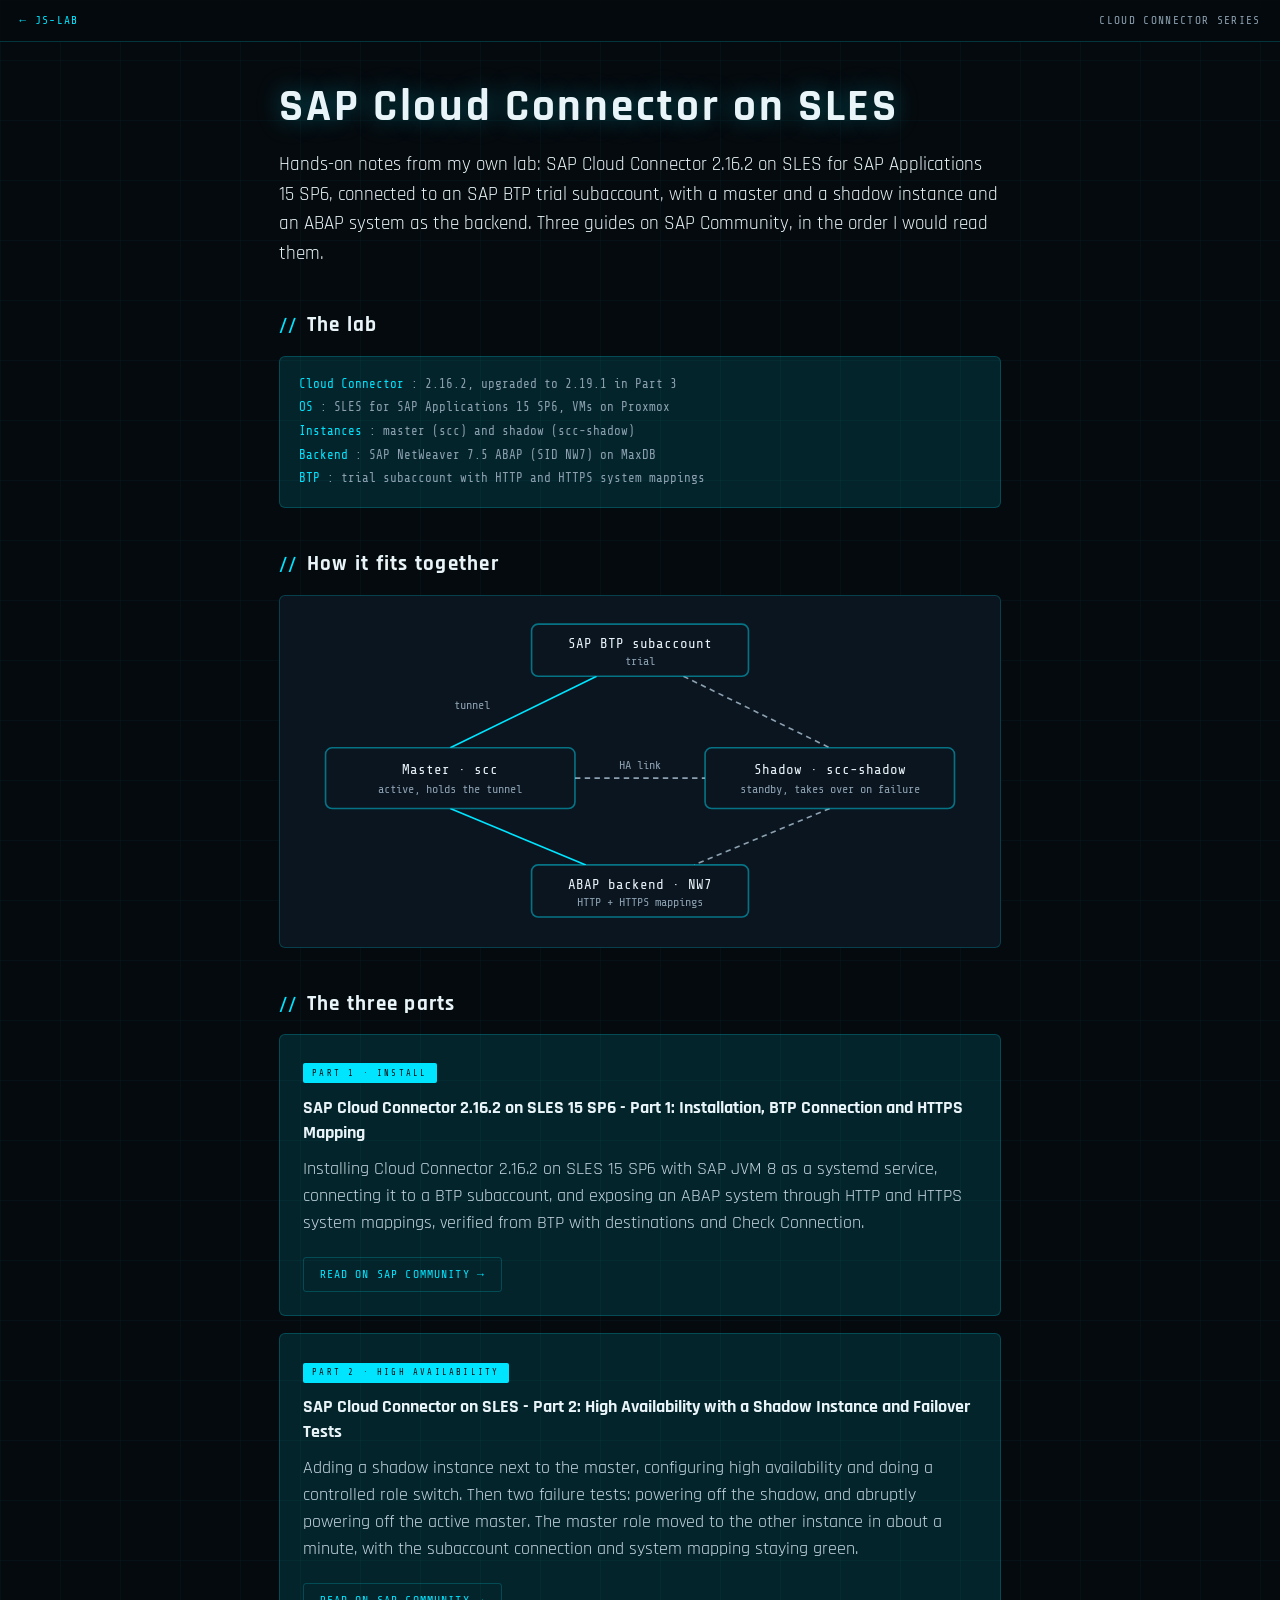
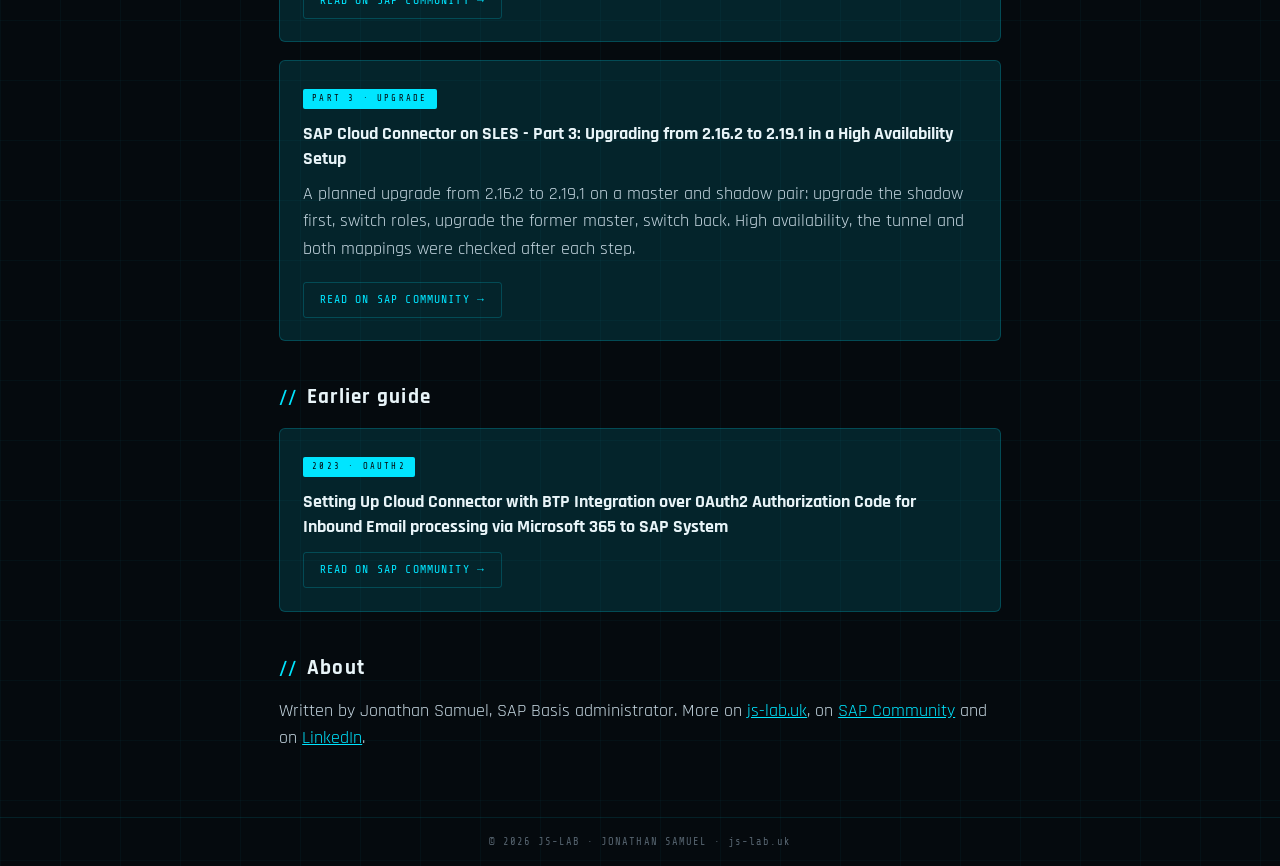
<file: cloud-connector-sles/index.html>
<!DOCTYPE html>
<html lang="en">
<head>
<meta charset="UTF-8" />
<meta name="viewport" content="width=device-width, initial-scale=1.0" />
<title>SAP Cloud Connector on SLES: Install, HA and Upgrade | JS-LAB</title>
<meta name="description" content="Hands-on series on SAP Cloud Connector on SLES 15 SP6: installation and BTP connection, high availability with a shadow instance and failover tests, and an upgrade from 2.16.2 to 2.19.1.">
<link rel="canonical" href="https://js-lab.uk/cloud-connector-sles/">
<link rel="icon" type="image/png" href="/icons/favicon-32-v3.png">
<link rel="apple-touch-icon" href="/icons/apple-touch-icon-v2.png">
<meta name="theme-color" content="#050a0e">
<meta property="og:title" content="SAP Cloud Connector on SLES: Install, HA and Upgrade | JS-LAB" />
<meta property="og:description" content="Hands-on series on SAP Cloud Connector on SLES 15 SP6: installation and BTP connection, high availability with a shadow instance and failover tests, and an upgrade from 2.16.2 to 2.19.1." />
<meta property="og:image" content="https://js-lab.uk/og-image-v2.jpg" />
<meta property="og:image:width" content="1200" />
<meta property="og:image:height" content="630" />
<meta property="og:url" content="https://js-lab.uk/cloud-connector-sles/" />
<meta property="og:type" content="article" />
<meta property="article:author" content="Jonathan Samuel" />
<meta property="article:published_time" content="2026-10-17T12:00:00+03:00" />
<meta name="author" content="Jonathan Samuel">
<meta name="twitter:card" content="summary_large_image" />
<meta name="twitter:title" content="SAP Cloud Connector on SLES: Install, HA and Upgrade | JS-LAB" />
<meta name="twitter:description" content="Hands-on series on SAP Cloud Connector on SLES 15 SP6: installation and BTP connection, high availability with a shadow instance and failover tests, and an upgrade from 2.16.2 to 2.19.1." />
<meta name="twitter:image" content="https://js-lab.uk/og-image-v2.jpg" />
<link rel="preconnect" href="https://fonts.googleapis.com" />
<link href="https://fonts.googleapis.com/css2?family=Share+Tech+Mono&family=Rajdhani:wght@300;400;600;700&display=swap" rel="stylesheet" />
<script type="application/ld+json">
{
  "@context": "https://schema.org",
  "@graph": [
    {
      "@type": "Person",
      "@id": "https://js-lab.uk/#me",
      "name": "Jonathan Samuel",
      "url": "https://js-lab.uk/",
      "sameAs": [
        "https://github.com/jhonnie7",
        "https://www.linkedin.com/in/jonatansamuel/",
        "https://profile.sap.com/u/Johnnie7"
      ]
    },
    {
      "@type": "CollectionPage",
      "name": "SAP Cloud Connector on SLES",
      "url": "https://js-lab.uk/cloud-connector-sles/",
      "description": "Hands-on series on SAP Cloud Connector on SLES 15 SP6: installation and BTP connection, high availability with a shadow instance and failover tests, and an upgrade from 2.16.2 to 2.19.1.",
      "author": {
        "@id": "https://js-lab.uk/#me"
      },
      "mainEntity": {
        "@type": "ItemList",
        "itemListElement": [
          {
            "@type": "ListItem",
            "position": 1,
            "url": "https://community.sap.com/t5/technology-blog-posts-by-members/sap-cloud-connector-2-16-2-on-sles-15-sp6-part-1-installation-btp/ba-p/14496774",
            "name": "SAP Cloud Connector 2.16.2 on SLES 15 SP6 - Part 1: Installation, BTP Connection and HTTPS Mapping"
          },
          {
            "@type": "ListItem",
            "position": 2,
            "url": "https://community.sap.com/t5/technology-blog-posts-by-members/sap-cloud-connector-on-sles-part-2-high-availability-with-a-shadow-instance/ba-p/14499353",
            "name": "SAP Cloud Connector on SLES - Part 2: High Availability with a Shadow Instance and Failover Tests"
          },
          {
            "@type": "ListItem",
            "position": 3,
            "url": "https://community.sap.com/t5/technology-blog-posts-by-members/sap-cloud-connector-on-sles-part-3-upgrading-from-2-16-2-to-2-19-1-in-a/ba-p/14500878",
            "name": "SAP Cloud Connector on SLES - Part 3: Upgrading from 2.16.2 to 2.19.1 in a High Availability Setup"
          }
        ]
      }
    },
    {
      "@type": "BreadcrumbList",
      "itemListElement": [
        {
          "@type": "ListItem",
          "position": 1,
          "name": "JS-LAB",
          "item": "https://js-lab.uk/"
        },
        {
          "@type": "ListItem",
          "position": 2,
          "name": "SAP Cloud Connector on SLES",
          "item": "https://js-lab.uk/cloud-connector-sles/"
        }
      ]
    }
  ]
}
</script>
<style>
:root{--cyan:#00e5ff;--cyan-dim:rgba(0,229,255,.12);--cyan-border:rgba(0,229,255,.2);--dark:#050a0e;--dark2:#0a1520;--steel:#8ca0b0;--white:#e8f4f8}
*{box-sizing:border-box;margin:0;padding:0}
html{scroll-behavior:smooth}
body{background:var(--dark);color:var(--white);font-family:'Rajdhani',sans-serif;font-size:1.1rem;line-height:1.55;overflow-x:hidden;background-image:linear-gradient(rgba(0,229,255,.03) 1px,transparent 1px),linear-gradient(90deg,rgba(0,229,255,.03) 1px,transparent 1px);background-size:60px 60px}
.bar{position:sticky;top:0;display:flex;justify-content:space-between;align-items:center;padding:.75rem 1.2rem;background:rgba(5,10,14,.92);-webkit-backdrop-filter:blur(12px);backdrop-filter:blur(12px);border-bottom:1px solid var(--cyan-border);font-family:'Share Tech Mono',monospace;font-size:.7rem;letter-spacing:.12em;z-index:10}
.bar a{color:var(--cyan);text-decoration:none}
.bar span{color:var(--steel)}
main{max-width:760px;margin:0 auto;padding:2.5rem 1.2rem 3rem}
h1{font-size:clamp(1.9rem,6vw,2.8rem);letter-spacing:.06em;line-height:1.15;text-shadow:0 0 24px rgba(0,229,255,.35);margin-bottom:1rem}
h2{font-size:1.3rem;letter-spacing:.06em;margin:2.5rem 0 .9rem;color:var(--white)}
h2::before{content:'// ';color:var(--cyan);font-family:'Share Tech Mono',monospace;font-size:.9rem}
p{color:#c5d6e0;margin-bottom:1rem}
.lead{font-size:1.2rem;color:var(--white)}
ul.facts{list-style:none;border:1px solid var(--cyan-border);background:var(--cyan-dim);border-radius:6px;padding:1rem 1.2rem}
ul.facts li{font-family:'Share Tech Mono',monospace;font-size:.78rem;line-height:1.9;color:var(--steel)}
ul.facts b{color:var(--cyan);font-weight:400}
.diagram{border:1px solid var(--cyan-border);background:var(--dark2);border-radius:6px;padding:.8rem}
.diagram svg{width:100%;height:auto;display:block}
svg .box{fill:#0a1520;stroke:rgba(0,229,255,.45);stroke-width:1.5}
svg text{fill:#e8f4f8;font-family:'Share Tech Mono',monospace;font-size:13px;text-anchor:middle}
svg .sub{fill:#8ca0b0;font-size:11px}
svg .ln{stroke:#00e5ff;stroke-width:1.5;fill:none}
svg .dash{stroke:#8ca0b0;stroke-width:1.5;stroke-dasharray:5 4;fill:none}
article.part{border:1px solid var(--cyan-border);background:var(--cyan-dim);border-radius:6px;padding:1.4rem;margin-bottom:1.1rem}
.badge{display:inline-block;font-family:'Share Tech Mono',monospace;font-size:.55rem;letter-spacing:.25em;color:var(--dark);background:var(--cyan);padding:.2rem .6rem;border-radius:2px;margin-bottom:.8rem}
article.part h3{font-size:1.15rem;line-height:1.35;margin-bottom:.6rem}
article.part h3 a{color:var(--white);text-decoration:none}
article.part h3 a:hover{color:var(--cyan)}
.cta{display:inline-block;margin-top:.2rem;font-family:'Share Tech Mono',monospace;font-size:.72rem;letter-spacing:.1em;color:var(--cyan);text-decoration:none;border:1px solid var(--cyan-border);padding:.5rem 1rem;border-radius:3px}
.cta:hover{border-color:var(--cyan);box-shadow:0 0 16px rgba(0,229,255,.2)}
.about a{color:var(--cyan)}
footer{display:flex;justify-content:center;padding:1rem;border-top:1px solid rgba(0,229,255,.1);font-family:'Share Tech Mono',monospace;font-size:.65rem;color:rgba(140,160,176,.6);letter-spacing:.1em;text-align:center}
</style>
</head>
<body>
<header class="bar"><a href="/">&larr; JS-LAB</a><span>CLOUD CONNECTOR SERIES</span></header>
<main>
<h1>SAP Cloud Connector on SLES</h1>
<p class="lead">Hands-on notes from my own lab: SAP Cloud Connector 2.16.2 on SLES for SAP Applications 15 SP6, connected to an SAP BTP trial subaccount, with a master and a shadow instance and an ABAP system as the backend. Three guides on SAP Community, in the order I would read them.</p>

<h2>The lab</h2>
<ul class="facts">
<li><b>Cloud Connector</b> : 2.16.2, upgraded to 2.19.1 in Part 3</li>
<li><b>OS</b> : SLES for SAP Applications 15 SP6, VMs on Proxmox</li>
<li><b>Instances</b> : master (scc) and shadow (scc-shadow)</li>
<li><b>Backend</b> : SAP NetWeaver 7.5 ABAP (SID NW7) on MaxDB</li>
<li><b>BTP</b> : trial subaccount with HTTP and HTTPS system mappings</li>
</ul>

<h2>How it fits together</h2>
<div class="diagram">
<svg viewBox="0 0 640 300" role="img" aria-label="Diagram: an SAP BTP subaccount is connected through a tunnel to the active Cloud Connector master. A shadow instance is paired with the master for high availability and takes over on failure. Both reach the ABAP backend NW7.">
<path class="ln" d="M280 62 L145 128"/>
<path class="dash" d="M360 62 L495 128"/>
<path class="dash" d="M260 156 L380 156"/>
<path class="ln" d="M145 184 L270 236"/>
<path class="dash" d="M495 184 L370 236"/>
<rect class="box" x="220" y="14" width="200" height="48" rx="6"/>
<text x="320" y="36">SAP BTP subaccount</text><text class="sub" x="320" y="52">trial</text>
<rect class="box" x="30" y="128" width="230" height="56" rx="6"/>
<text x="145" y="152">Master · scc</text><text class="sub" x="145" y="170">active, holds the tunnel</text>
<rect class="box" x="380" y="128" width="230" height="56" rx="6"/>
<text x="495" y="152">Shadow · scc-shadow</text><text class="sub" x="495" y="170">standby, takes over on failure</text>
<rect class="box" x="220" y="236" width="200" height="48" rx="6"/>
<text x="320" y="258">ABAP backend · NW7</text><text class="sub" x="320" y="274">HTTP + HTTPS mappings</text>
<text class="sub" x="165" y="92">tunnel</text>
<text class="sub" x="320" y="148">HA link</text>
</svg>
</div>

<h2>The three parts</h2>

<article class="part">
<div class="badge">PART 1 · INSTALL</div>
<h3><a href="https://community.sap.com/t5/technology-blog-posts-by-members/sap-cloud-connector-2-16-2-on-sles-15-sp6-part-1-installation-btp/ba-p/14496774" target="_blank" rel="noopener">SAP Cloud Connector 2.16.2 on SLES 15 SP6 - Part 1: Installation, BTP Connection and HTTPS Mapping</a></h3>
<p>Installing Cloud Connector 2.16.2 on SLES 15 SP6 with SAP JVM 8 as a systemd service, connecting it to a BTP subaccount, and exposing an ABAP system through HTTP and HTTPS system mappings, verified from BTP with destinations and Check Connection.</p>
<a class="cta" href="https://community.sap.com/t5/technology-blog-posts-by-members/sap-cloud-connector-2-16-2-on-sles-15-sp6-part-1-installation-btp/ba-p/14496774" target="_blank" rel="noopener">READ ON SAP COMMUNITY &rarr;</a>
</article>

<article class="part">
<div class="badge">PART 2 · HIGH AVAILABILITY</div>
<h3><a href="https://community.sap.com/t5/technology-blog-posts-by-members/sap-cloud-connector-on-sles-part-2-high-availability-with-a-shadow-instance/ba-p/14499353" target="_blank" rel="noopener">SAP Cloud Connector on SLES - Part 2: High Availability with a Shadow Instance and Failover Tests</a></h3>
<p>Adding a shadow instance next to the master, configuring high availability and doing a controlled role switch. Then two failure tests: powering off the shadow, and abruptly powering off the active master. The master role moved to the other instance in about a minute, with the subaccount connection and system mapping staying green.</p>
<a class="cta" href="https://community.sap.com/t5/technology-blog-posts-by-members/sap-cloud-connector-on-sles-part-2-high-availability-with-a-shadow-instance/ba-p/14499353" target="_blank" rel="noopener">READ ON SAP COMMUNITY &rarr;</a>
</article>

<article class="part">
<div class="badge">PART 3 · UPGRADE</div>
<h3><a href="https://community.sap.com/t5/technology-blog-posts-by-members/sap-cloud-connector-on-sles-part-3-upgrading-from-2-16-2-to-2-19-1-in-a/ba-p/14500878" target="_blank" rel="noopener">SAP Cloud Connector on SLES - Part 3: Upgrading from 2.16.2 to 2.19.1 in a High Availability Setup</a></h3>
<p>A planned upgrade from 2.16.2 to 2.19.1 on a master and shadow pair: upgrade the shadow first, switch roles, upgrade the former master, switch back. High availability, the tunnel and both mappings were checked after each step.</p>
<a class="cta" href="https://community.sap.com/t5/technology-blog-posts-by-members/sap-cloud-connector-on-sles-part-3-upgrading-from-2-16-2-to-2-19-1-in-a/ba-p/14500878" target="_blank" rel="noopener">READ ON SAP COMMUNITY &rarr;</a>
</article>

<h2>Earlier guide</h2>
<article class="part">
<div class="badge">2023 · OAUTH2</div>
<h3><a href="https://community.sap.com/t5/technology-blog-posts-by-members/setting-up-cloud-connector-with-btp-integration-over-oauth2-authorization/ba-p/13560321" target="_blank" rel="noopener">Setting Up Cloud Connector with BTP Integration over OAuth2 Authorization Code for Inbound Email processing via Microsoft 365 to SAP System</a></h3>
<a class="cta" href="https://community.sap.com/t5/technology-blog-posts-by-members/setting-up-cloud-connector-with-btp-integration-over-oauth2-authorization/ba-p/13560321" target="_blank" rel="noopener">READ ON SAP COMMUNITY &rarr;</a>
</article>

<h2>About</h2>
<p class="about">Written by Jonathan Samuel, SAP Basis administrator. More on <a href="/">js-lab.uk</a>, on <a href="https://profile.sap.com/u/Johnnie7" target="_blank" rel="noopener">SAP Community</a> and on <a href="https://www.linkedin.com/in/jonatansamuel/" target="_blank" rel="noopener">LinkedIn</a>.</p>
</main>
<footer>© 2026 JS-LAB · JONATHAN SAMUEL · js-lab.uk</footer>
</body>
</html>
</file>
